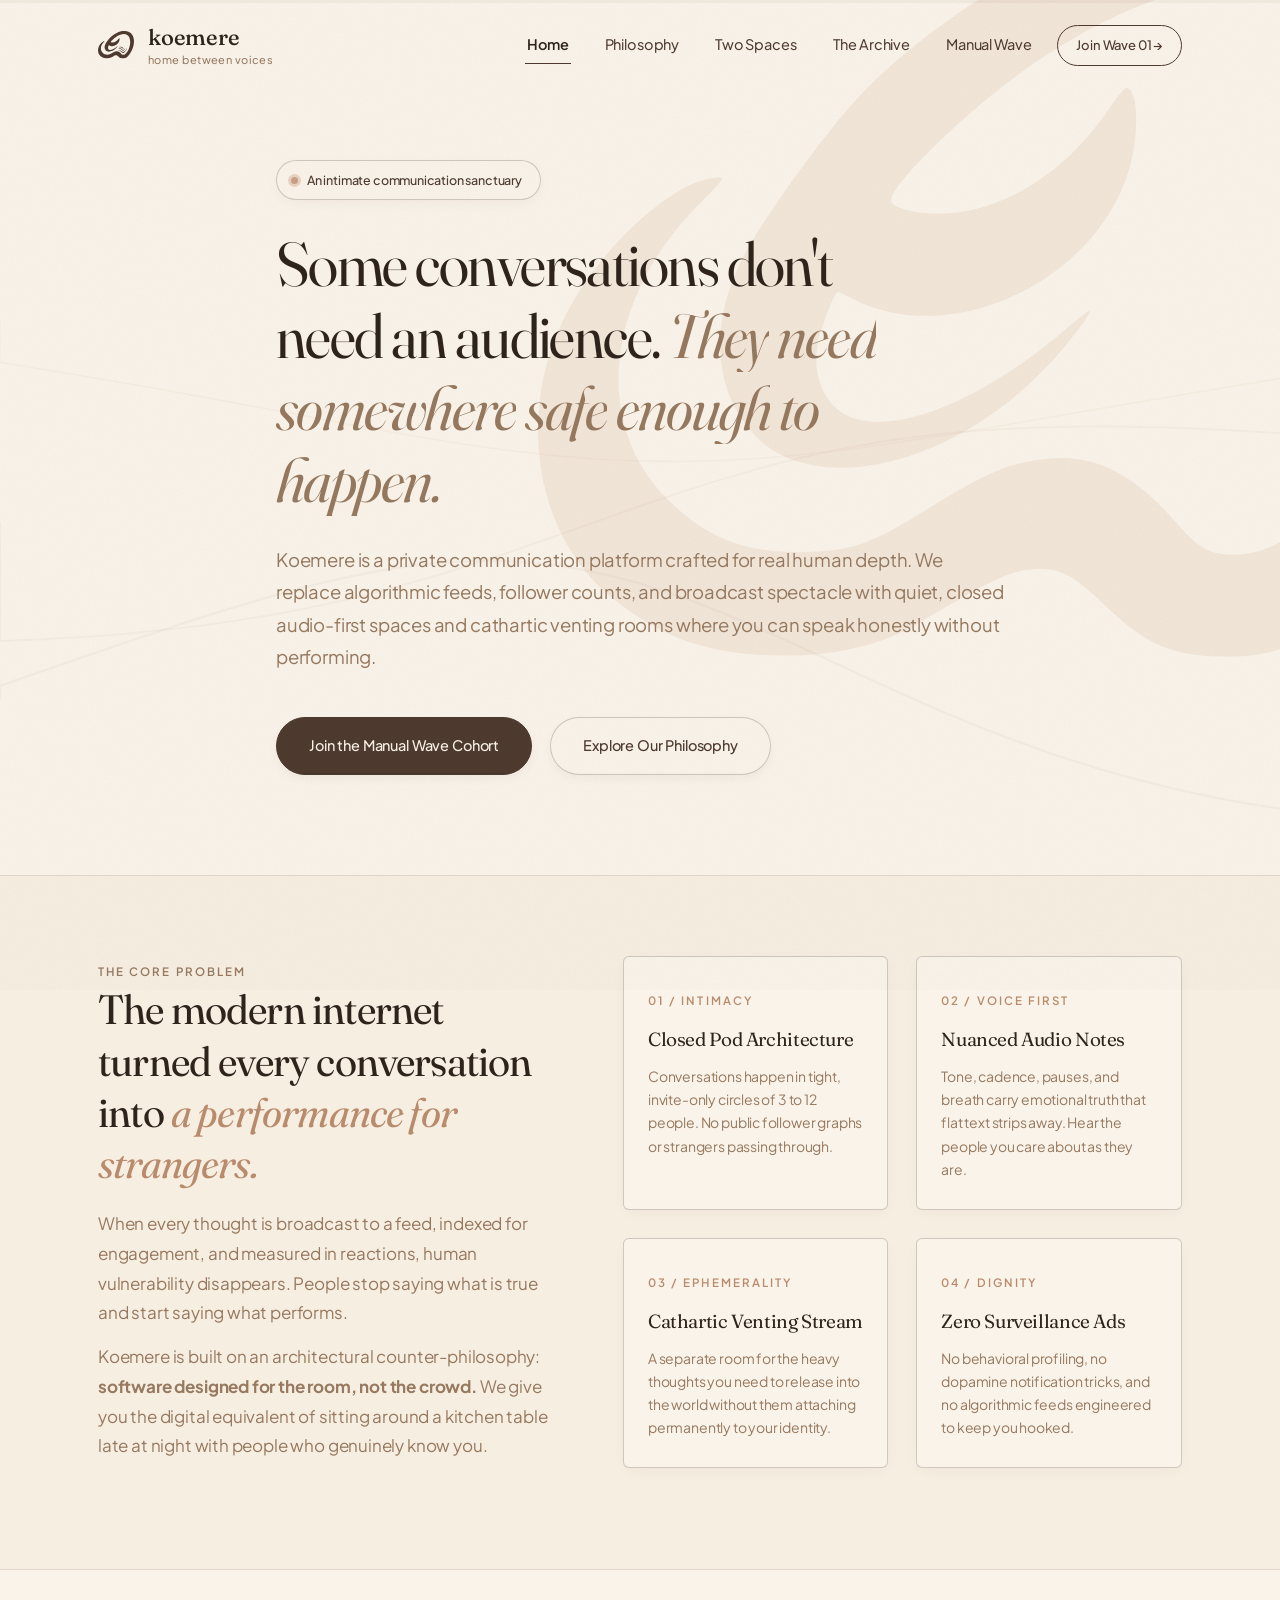
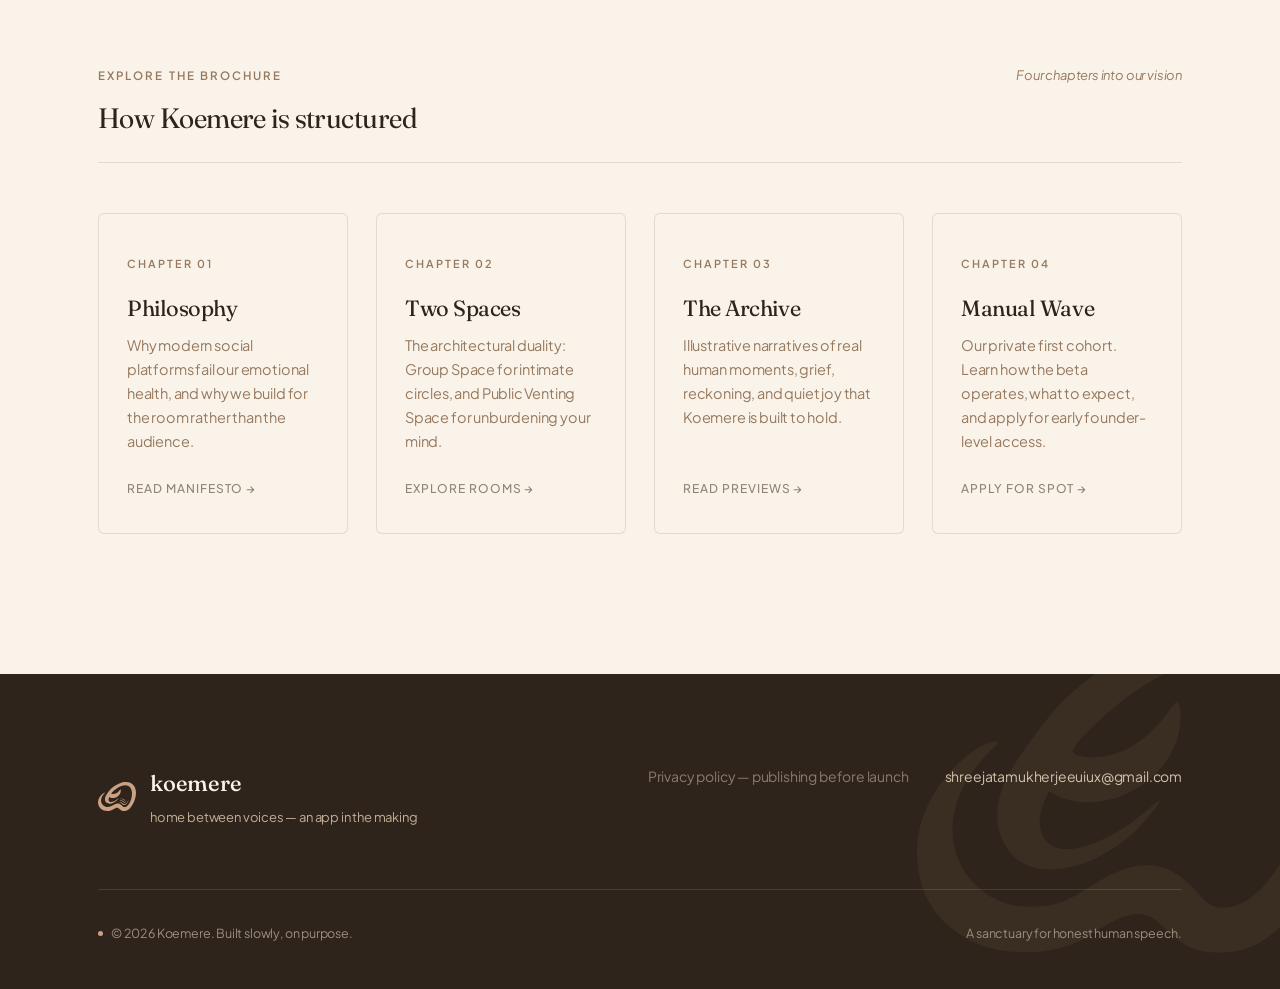
<file: site/index.html>
<!DOCTYPE html>
<html lang="en">
<head>
<meta charset="UTF-8">
<meta name="viewport" content="width=device-width, initial-scale=1.0">
<meta name="description" content="Koemere is an intimate communication sanctuary built for authentic conversations between trusted friends and cathartic private venting — free from algorithms, vanity metrics, and crowds.">
<title>Koemere — Home Between Voices</title>
<link rel="preconnect" href="https://fonts.googleapis.com">
<link rel="preconnect" href="https://fonts.gstatic.com" crossorigin>
<link href="https://fonts.googleapis.com/css2?family=Fraunces:ital,opsz,wght@0,9..144,300..600;1,9..144,300..600&family=Plus+Jakarta+Sans:wght@300;400;500;600&display=swap" rel="stylesheet">
<link rel="icon" type="image/svg+xml" href="data:image/svg+xml,%3Csvg xmlns='http://www.w3.org/2000/svg' viewBox='0 0 385 294'%3E%3Cpath fill='%234E3A2E' d='M2825 3099 c-426 -54 -1070 -406 -1413 -774 -134 -144 -371 -474 -445 -620 -129 -257 -108 -519 54 -684 232 -236 757 -113 1115 262 79 81 181 214 172 222 -3 3 -40 -26 -84 -63 -331 -286 -674 -423 -850 -341 -90 43 -137 155 -115 277 10 57 66 202 78 202 2 0 30 -14 63 -30 371 -187 914 61 1054 481 46 136 45 321 -1 336 -6 2 -35 -31 -64 -74 -174 -259 -425 -414 -669 -412 -84 0 -169 22 -177 45 -19 59 339 399 597 566 925 601 1615 218 1465 -814 -89 -612 -420 -1114 -735 -1113 -97 1 -139 22 -217 112 -204 237 -375 302 -628 237 -77 -20 -179 -71 -334 -168 -226 -143 -307 -170 -506 -171 -215 0 -357 57 -506 205 -294 292 -238 781 130 1145 45 44 81 84 81 89 0 18 -95 -5 -149 -35 -161 -91 -334 -272 -438 -459 -214 -385 -142 -875 164 -1122 196 -158 384 -222 658 -222 208 0 381 41 520 123 309 184 369 211 470 211 86 0 134 -26 245 -133 162 -155 255 -198 446 -205 315 -11 548 146 807 543 469 721 552 1518 209 2022 -189 278 -568 416 -997 362z' transform='translate(-18,311) scale(0.1,-0.1)'/%3E%3C/svg%3E">
<link rel="stylesheet" href="assets/style.css">

<svg width="0" height="0" style="position:absolute" aria-hidden="true">
  <defs>
    <symbol id="mark-full" viewBox="0 0 385.170327 293.858106">
      <g transform="translate(-18.022020,311.022286) scale(0.1,-0.1)">
        <path d="M2825 3099 c-426 -54 -1070 -406 -1413 -774 -134 -144 -371 -474
        -445 -620 -129 -257 -108 -519 54 -684 232 -236 757 -113 1115 262 79 81 181
        214 172 222 -3 3 -40 -26 -84 -63 -331 -286 -674 -423 -850 -341 -90 43 -137
        155 -115 277 10 57 66 202 78 202 2 0 30 -14 63 -30 371 -187 914 61 1054 481
        46 136 45 321 -1 336 -6 2 -35 -31 -64 -74 -174 -259 -425 -414 -669 -412 -84
        0 -169 22 -177 45 -19 59 339 399 597 566 925 601 1615 218 1465 -814 -89
        -612 -420 -1114 -735 -1113 -97 1 -139 22 -217 112 -204 237 -375 302 -628
        237 -77 -20 -179 -71 -334 -168 -226 -143 -307 -170 -506 -171 -215 0 -357 57
        -506 205 -294 292 -238 781 130 1145 45 44 81 84 81 89 0 18 -95 -5 -149 -35
        -161 -91 -334 -272 -438 -459 -214 -385 -142 -875 164 -1122 196 -158 384
        -222 658 -222 208 0 381 41 520 123 309 184 369 211 470 211 86 0 134 -26 245
        -133 162 -155 255 -198 446 -205 315 -11 548 146 807 543 469 721 552 1518
        209 2022 -189 278 -568 416 -997 362z"/>
        <path d="M2453 1401 c-55 -26 -56 -42 -3 -29 98 25 294 -39 376 -123 43 -44
        63 -48 90 -18 19 21 19 22 -31 66 -89 79 -178 115 -293 120 -81 3 -104 1 -139
        -16z"/>
        <path d="M2407 1246 c-38 -14 -71 -36 -64 -43 3 -2 26 1 52 7 103 23 224 -25
        346 -137 69 -64 84 -73 117 -73 85 0 202 114 237 230 5 18 -8 8 -50 -38 -111
        -122 -170 -132 -271 -49 -126 105 -261 143 -367 103z"/>
        <path d="M3227 1190 c-98 -181 -243 -313 -355 -327 -61 -7 -95 8 -182 83 -116
        98 -253 149 -354 130 -43 -8 -48 -26 -8 -26 96 0 195 -52 312 -165 128 -122
        202 -143 315 -90 99 47 251 235 304 378 40 109 23 118 -32 17z"/>
      </g>
    </symbol>
    <symbol id="mark-contour" viewBox="0 0 385.170327 293.858106">
      <g transform="translate(-18.022020,311.022286) scale(0.1,-0.1)">
        <path d="M2825 3099 c-426 -54 -1070 -406 -1413 -774 -134 -144 -371 -474
        -445 -620 -129 -257 -108 -519 54 -684 232 -236 757 -113 1115 262 79 81 181
        214 172 222 -3 3 -40 -26 -84 -63 -331 -286 -674 -423 -850 -341 -90 43 -137
        155 -115 277 10 57 66 202 78 202 2 0 30 -14 63 -30 371 -187 914 61 1054 481
        46 136 45 321 -1 336 -6 2 -35 -31 -64 -74 -174 -259 -425 -414 -669 -412 -84
        0 -169 22 -177 45 -19 59 339 399 597 566 925 601 1615 218 1465 -814 -89
        -612 -420 -1114 -735 -1113 -97 1 -139 22 -217 112 -204 237 -375 302 -628
        237 -77 -20 -179 -71 -334 -168 -226 -143 -307 -170 -506 -171 -215 0 -357 57
        -506 205 -294 292 -238 781 130 1145 45 44 81 84 81 89 0 18 -95 -5 -149 -35
        -161 -91 -334 -272 -438 -459 -214 -385 -142 -875 164 -1122 196 -158 384
        -222 658 -222 208 0 381 41 520 123 309 184 369 211 470 211 86 0 134 -26 245
        -133 162 -155 255 -198 446 -205 315 -11 548 146 807 543 469 721 552 1518
        209 2022 -189 278 -568 416 -997 362z"/>
      </g>
    </symbol>
    <symbol id="wave-motif" viewBox="203 160 108 82">
      <g transform="translate(-18.022020,311.022286) scale(0.1,-0.1)">
        <path d="M2453 1401 c-55 -26 -56 -42 -3 -29 98 25 294 -39 376 -123 43 -44
        63 -48 90 -18 19 21 19 22 -31 66 -89 79 -178 115 -293 120 -81 3 -104 1 -139
        -16z"/>
        <path d="M2407 1246 c-38 -14 -71 -36 -64 -43 3 -2 26 1 52 7 103 23 224 -25
        346 -137 69 -64 84 -73 117 -73 85 0 202 114 237 230 5 18 -8 8 -50 -38 -111
        -122 -170 -132 -271 -49 -126 105 -261 143 -367 103z"/>
        <path d="M3227 1190 c-98 -181 -243 -313 -355 -327 -61 -7 -95 8 -182 83 -116
        98 -253 149 -354 130 -43 -8 -48 -26 -8 -26 96 0 195 -52 312 -165 128 -122
        202 -143 315 -90 99 47 251 235 304 378 40 109 23 118 -32 17z"/>
      </g>
    </symbol>
    <filter id="grain">
      <feTurbulence type="fractalNoise" baseFrequency="0.85" numOctaves="2" stitchTiles="stitch" result="noise"/>
      <feColorMatrix in="noise" type="matrix" values="0 0 0 0 0  0 0 0 0 0  0 0 0 0 0  0 0 0 0.02 0"/>
    </filter>
  </defs>
</svg>
</head>
<body>

<div class="scroll-progress-container">
  <div class="scroll-progress-bar"></div>
</div>

<div class="grain"></div>

<header>
  <div class="wrap nav-row">
    <a class="brand" href="index.html" aria-label="Koemere homepage">
      <svg class="mark" viewBox="0 0 385.170327 293.858106" aria-hidden="true"><use href="#mark-full" fill="currentColor"/></svg>
      <span class="brand-text">
        <span class="brand-name">koemere</span>
        <span class="brand-tag">home between voices</span>
      </span>
    </a>

    <div class="nav-actions">
      <nav class="main-nav" aria-label="Primary Navigation">
        <ul>
          <li><a href="index.html" class="active" aria-current="page">Home</a></li>
          <li><a href="philosophy.html">Philosophy</a></li>
          <li><a href="spaces.html">Two Spaces</a></li>
          <li><a href="archive.html">The Archive</a></li>
          <li><a href="manual-wave.html">Manual Wave</a></li>
        </ul>
      </nav>

      <a class="nav-cta" href="manual-wave.html">Join Wave 01 &rarr;</a>

      <button class="mobile-nav-toggle" type="button" aria-label="Toggle mobile menu" aria-expanded="false">
        <span class="burger-box">
          <span class="burger-line"></span>
          <span class="burger-line"></span>
          <span class="burger-line"></span>
        </span>
      </button>
    </div>
  </div>
</header>

<!-- Mobile Navigation Drawer -->
<div class="mobile-nav-drawer" aria-label="Mobile Navigation">
  <ul class="mobile-nav-links">
    <li><a href="index.html" class="active">Home</a></li>
    <li><a href="philosophy.html">Philosophy</a></li>
    <li><a href="spaces.html">Two Spaces</a></li>
    <li><a href="archive.html">The Archive</a></li>
    <li><a href="manual-wave.html">Manual Wave</a></li>
  </ul>
  <div class="mobile-drawer-footer">
    <span>koemere — home between voices</span>
    <span>shreejatamukherjeeuiux@gmail.com</span>
  </div>
</div>

<main>

  <!-- Hero Section -->
  <section class="hero">
    <div class="hero-watermark-wrap" aria-hidden="true">
      <svg class="hero-watermark" viewBox="0 0 385.170327 293.858106"><use href="#mark-contour" fill="currentColor"/></svg>
    </div>
    <div class="wrap">
      <div class="hero-content reveal in">
        <span class="badge"><span class="badge-dot"></span>An intimate communication sanctuary</span>
        <h1>Some conversations don't need an audience. <em>They need somewhere safe enough to happen.</em></h1>
        <p class="hero-sub">
          Koemere is a private communication platform crafted for real human depth. We replace algorithmic feeds, follower counts, and broadcast spectacle with quiet, closed audio-first spaces and cathartic venting rooms where you can speak honestly without performing.
        </p>
        <div class="cta-row">
          <a class="btn btn-solid" href="manual-wave.html"><span>Join the Manual Wave Cohort</span></a>
          <a class="btn btn-secondary" href="philosophy.html"><span>Explore Our Philosophy</span></a>
        </div>
      </div>
    </div>
  </section>

  <!-- Business Mission & Pillars Section -->
  <section class="mission-section">
    <div class="wrap">
      <div class="mission-grid">
        <div class="mission-lead reveal">
          <span class="label">The Core Problem</span>
          <h2>The modern internet turned every conversation into <em>a performance for strangers.</em></h2>
          <p>
            When every thought is broadcast to a feed, indexed for engagement, and measured in reactions, human vulnerability disappears. People stop saying what is true and start saying what performs.
          </p>
          <p style="margin-top:14px;">
            Koemere is built on an architectural counter-philosophy: <strong>software designed for the room, not the crowd.</strong> We give you the digital equivalent of sitting around a kitchen table late at night with people who genuinely know you.
          </p>
        </div>

        <div class="mission-pillars reveal delay-2">
          <div class="pillar-card">
            <span class="label">01 / Intimacy</span>
            <h4>Closed Pod Architecture</h4>
            <p>Conversations happen in tight, invite-only circles of 3 to 12 people. No public follower graphs or strangers passing through.</p>
          </div>

          <div class="pillar-card">
            <span class="label">02 / Voice First</span>
            <h4>Nuanced Audio Notes</h4>
            <p>Tone, cadence, pauses, and breath carry emotional truth that flat text strips away. Hear the people you care about as they are.</p>
          </div>

          <div class="pillar-card">
            <span class="label">03 / Ephemerality</span>
            <h4>Cathartic Venting Stream</h4>
            <p>A separate room for the heavy thoughts you need to release into the world without them attaching permanently to your identity.</p>
          </div>

          <div class="pillar-card">
            <span class="label">04 / Dignity</span>
            <h4>Zero Surveillance Ads</h4>
            <p>No behavioral profiling, no dopamine notification tricks, and no algorithmic feeds engineered to keep you hooked.</p>
          </div>
        </div>
      </div>
    </div>
  </section>

  <!-- Four Chapters Explore Grid -->
  <section class="explore">
    <div class="wrap">
      <div class="explore-head reveal">
        <div>
          <span class="label">Explore The Brochure</span>
          <h2 style="font-size:28px;color:var(--charcoal);margin-top:6px;">How Koemere is structured</h2>
        </div>
        <span style="font-size:13px;color:var(--taupe);font-style:italic;">Four chapters into our vision</span>
      </div>
      <div class="explore-grid">
        <a class="explore-card reveal delay-1" href="philosophy.html">
          <div>
            <span class="label">Chapter 01</span>
            <h3>Philosophy</h3>
            <p>Why modern social platforms fail our emotional health, and why we build for the room rather than the audience.</p>
          </div>
          <span class="explore-card-arrow">Read Manifesto &rarr;</span>
        </a>
        <a class="explore-card reveal delay-2" href="spaces.html">
          <div>
            <span class="label">Chapter 02</span>
            <h3>Two Spaces</h3>
            <p>The architectural duality: Group Space for intimate circles, and Public Venting Space for unburdening your mind.</p>
          </div>
          <span class="explore-card-arrow">Explore Rooms &rarr;</span>
        </a>
        <a class="explore-card reveal delay-3" href="archive.html">
          <div>
            <span class="label">Chapter 03</span>
            <h3>The Archive</h3>
            <p>Illustrative narratives of real human moments, grief, reckoning, and quiet joy that Koemere is built to hold.</p>
          </div>
          <span class="explore-card-arrow">Read Previews &rarr;</span>
        </a>
        <a class="explore-card reveal delay-4" href="manual-wave.html">
          <div>
            <span class="label">Chapter 04</span>
            <h3>Manual Wave</h3>
            <p>Our private first cohort. Learn how the beta operates, what to expect, and apply for early founder-level access.</p>
          </div>
          <span class="explore-card-arrow">Apply For Spot &rarr;</span>
        </a>
      </div>
    </div>
  </section>

</main>

<footer>
  <svg class="foot-watermark" viewBox="0 0 385.170327 293.858106" aria-hidden="true"><use href="#mark-contour" fill="currentColor"/></svg>
  <div class="wrap">
    <div class="foot-top">
      <div class="foot-brand">
        <svg class="mark" viewBox="0 0 385.170327 293.858106" aria-hidden="true"><use href="#mark-full" fill="currentColor"/></svg>
        <div>
          <div class="foot-brand-name">koemere</div>
          <div class="foot-tag">home between voices — an app in the making</div>
        </div>
      </div>
      <div class="foot-links">
        <span class="disabled">Privacy policy — publishing before launch</span>
        <a href="mailto:shreejatamukherjeeuiux@gmail.com">shreejatamukherjeeuiux@gmail.com</a>
      </div>
    </div>
    <div class="foot-bottom">
      <div class="foot-meta-tag">
        <span class="foot-meta-dot"></span>
        <span>© 2026 Koemere. Built slowly, on purpose.</span>
      </div>
      <span>A sanctuary for honest human speech.</span>
    </div>
  </div>
</footer>

<button class="back-to-top" type="button" aria-label="Back to top of page">
  <svg viewBox="0 0 24 24" fill="none" stroke="currentColor"><path d="M18 15l-6-6-6 6"/></svg>
</button>

<script src="assets/site.js" defer></script>
</body>
</html>
</file>
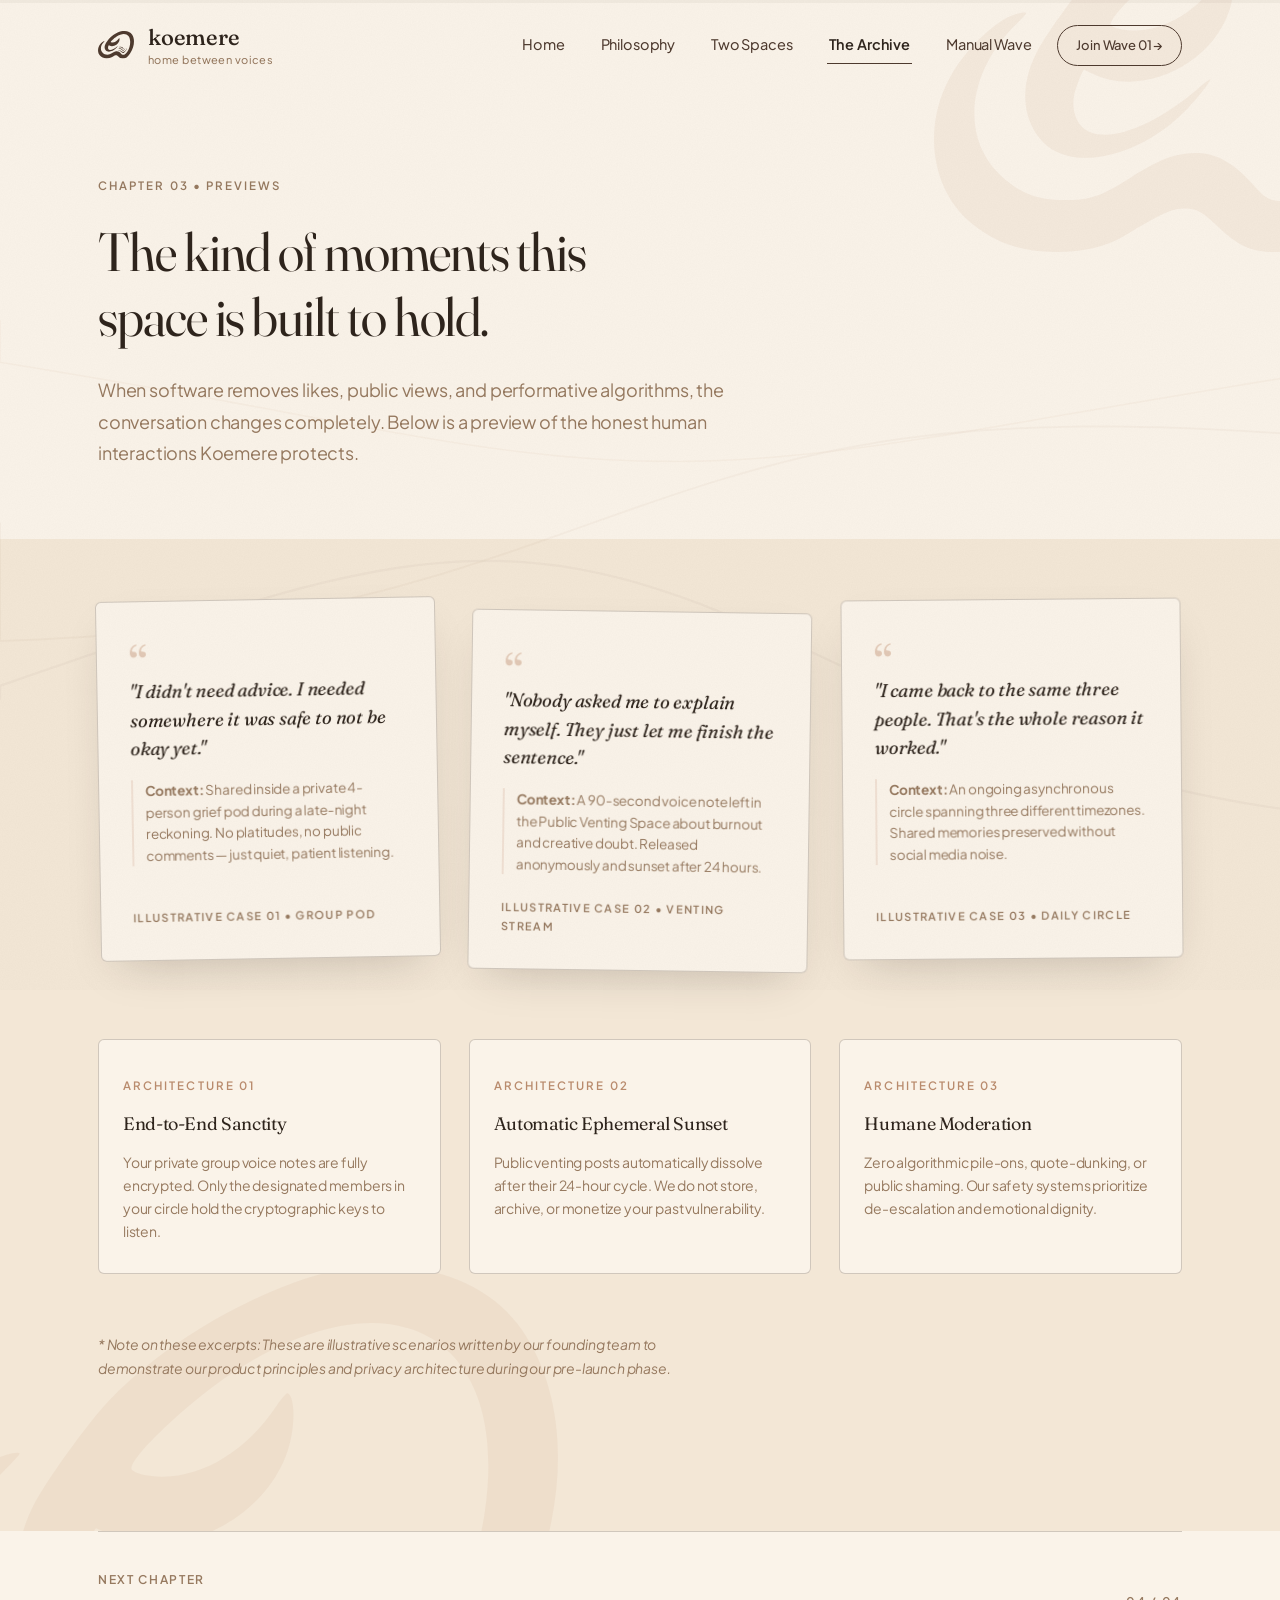
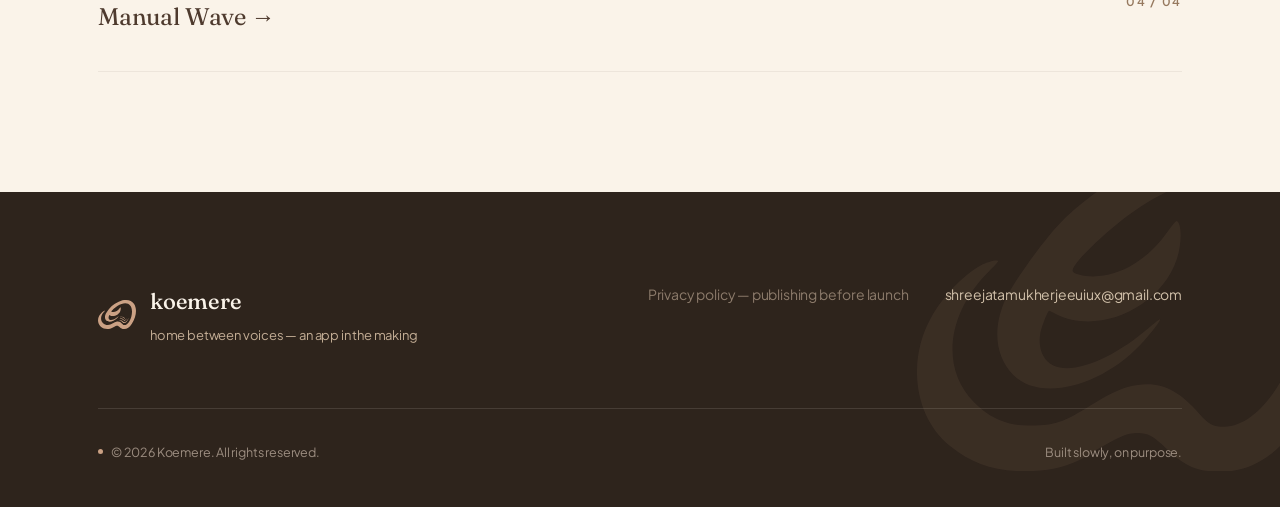
<file: site/archive.html>
<!DOCTYPE html>
<html lang="en">
<head>
<meta charset="UTF-8">
<meta name="viewport" content="width=device-width, initial-scale=1.0">
<meta name="description" content="The Archive — A preview of the emotional texture, vulnerable honesty, and human moments that Koemere is architected to hold.">
<title>The Archive — Koemere</title>
<link rel="preconnect" href="https://fonts.googleapis.com">
<link rel="preconnect" href="https://fonts.gstatic.com" crossorigin>
<link href="https://fonts.googleapis.com/css2?family=Fraunces:ital,opsz,wght@0,9..144,300..600;1,9..144,300..600&family=Plus+Jakarta+Sans:wght@300;400;500;600&display=swap" rel="stylesheet">
<link rel="icon" type="image/svg+xml" href="data:image/svg+xml,%3Csvg xmlns='http://www.w3.org/2000/svg' viewBox='0 0 385 294'%3E%3Cpath fill='%234E3A2E' d='M2825 3099 c-426 -54 -1070 -406 -1413 -774 -134 -144 -371 -474 -445 -620 -129 -257 -108 -519 54 -684 232 -236 757 -113 1115 262 79 81 181 214 172 222 -3 3 -40 -26 -84 -63 -331 -286 -674 -423 -850 -341 -90 43 -137 155 -115 277 10 57 66 202 78 202 2 0 30 -14 63 -30 371 -187 914 61 1054 481 46 136 45 321 -1 336 -6 2 -35 -31 -64 -74 -174 -259 -425 -414 -669 -412 -84 0 -169 22 -177 45 -19 59 339 399 597 566 925 601 1615 218 1465 -814 -89 -612 -420 -1114 -735 -1113 -97 1 -139 22 -217 112 -204 237 -375 302 -628 237 -77 -20 -179 -71 -334 -168 -226 -143 -307 -170 -506 -171 -215 0 -357 57 -506 205 -294 292 -238 781 130 1145 45 44 81 84 81 89 0 18 -95 -5 -149 -35 -161 -91 -334 -272 -438 -459 -214 -385 -142 -875 164 -1122 196 -158 384 -222 658 -222 208 0 381 41 520 123 309 184 369 211 470 211 86 0 134 -26 245 -133 162 -155 255 -198 446 -205 315 -11 548 146 807 543 469 721 552 1518 209 2022 -189 278 -568 416 -997 362z' transform='translate(-18,311) scale(0.1,-0.1)'/%3E%3C/svg%3E">
<link rel="stylesheet" href="assets/style.css">

<svg width="0" height="0" style="position:absolute" aria-hidden="true">
  <defs>
    <symbol id="mark-full" viewBox="0 0 385.170327 293.858106">
      <g transform="translate(-18.022020,311.022286) scale(0.1,-0.1)">
        <path d="M2825 3099 c-426 -54 -1070 -406 -1413 -774 -134 -144 -371 -474
        -445 -620 -129 -257 -108 -519 54 -684 232 -236 757 -113 1115 262 79 81 181
        214 172 222 -3 3 -40 -26 -84 -63 -331 -286 -674 -423 -850 -341 -90 43 -137
        155 -115 277 10 57 66 202 78 202 2 0 30 -14 63 -30 371 -187 914 61 1054 481
        46 136 45 321 -1 336 -6 2 -35 -31 -64 -74 -174 -259 -425 -414 -669 -412 -84
        0 -169 22 -177 45 -19 59 339 399 597 566 925 601 1615 218 1465 -814 -89
        -612 -420 -1114 -735 -1113 -97 1 -139 22 -217 112 -204 237 -375 302 -628
        237 -77 -20 -179 -71 -334 -168 -226 -143 -307 -170 -506 -171 -215 0 -357 57
        -506 205 -294 292 -238 781 130 1145 45 44 81 84 81 89 0 18 -95 -5 -149 -35
        -161 -91 -334 -272 -438 -459 -214 -385 -142 -875 164 -1122 196 -158 384
        -222 658 -222 208 0 381 41 520 123 309 184 369 211 470 211 86 0 134 -26 245
        -133 162 -155 255 -198 446 -205 315 -11 548 146 807 543 469 721 552 1518
        209 2022 -189 278 -568 416 -997 362z"/>
        <path d="M2453 1401 c-55 -26 -56 -42 -3 -29 98 25 294 -39 376 -123 43 -44
        63 -48 90 -18 19 21 19 22 -31 66 -89 79 -178 115 -293 120 -81 3 -104 1 -139
        -16z"/>
        <path d="M2407 1246 c-38 -14 -71 -36 -64 -43 3 -2 26 1 52 7 103 23 224 -25
        346 -137 69 -64 84 -73 117 -73 85 0 202 114 237 230 5 18 -8 8 -50 -38 -111
        -122 -170 -132 -271 -49 -126 105 -261 143 -367 103z"/>
        <path d="M3227 1190 c-98 -181 -243 -313 -355 -327 -61 -7 -95 8 -182 83 -116
        98 -253 149 -354 130 -43 -8 -48 -26 -8 -26 96 0 195 -52 312 -165 128 -122
        202 -143 315 -90 99 47 251 235 304 378 40 109 23 118 -32 17z"/>
      </g>
    </symbol>
    <symbol id="mark-contour" viewBox="0 0 385.170327 293.858106">
      <g transform="translate(-18.022020,311.022286) scale(0.1,-0.1)">
        <path d="M2825 3099 c-426 -54 -1070 -406 -1413 -774 -134 -144 -371 -474
        -445 -620 -129 -257 -108 -519 54 -684 232 -236 757 -113 1115 262 79 81 181
        214 172 222 -3 3 -40 -26 -84 -63 -331 -286 -674 -423 -850 -341 -90 43 -137
        155 -115 277 10 57 66 202 78 202 2 0 30 -14 63 -30 371 -187 914 61 1054 481
        46 136 45 321 -1 336 -6 2 -35 -31 -64 -74 -174 -259 -425 -414 -669 -412 -84
        0 -169 22 -177 45 -19 59 339 399 597 566 925 601 1615 218 1465 -814 -89
        -612 -420 -1114 -735 -1113 -97 1 -139 22 -217 112 -204 237 -375 302 -628
        237 -77 -20 -179 -71 -334 -168 -226 -143 -307 -170 -506 -171 -215 0 -357 57
        -506 205 -294 292 -238 781 130 1145 45 44 81 84 81 89 0 18 -95 -5 -149 -35
        -161 -91 -334 -272 -438 -459 -214 -385 -142 -875 164 -1122 196 -158 384
        -222 658 -222 208 0 381 41 520 123 309 184 369 211 470 211 86 0 134 -26 245
        -133 162 -155 255 -198 446 -205 315 -11 548 146 807 543 469 721 552 1518
        209 2022 -189 278 -568 416 -997 362z"/>
      </g>
    </symbol>
    <symbol id="wave-motif" viewBox="203 160 108 82">
      <g transform="translate(-18.022020,311.022286) scale(0.1,-0.1)">
        <path d="M2453 1401 c-55 -26 -56 -42 -3 -29 98 25 294 -39 376 -123 43 -44
        63 -48 90 -18 19 21 19 22 -31 66 -89 79 -178 115 -293 120 -81 3 -104 1 -139
        -16z"/>
        <path d="M2407 1246 c-38 -14 -71 -36 -64 -43 3 -2 26 1 52 7 103 23 224 -25
        346 -137 69 -64 84 -73 117 -73 85 0 202 114 237 230 5 18 -8 8 -50 -38 -111
        -122 -170 -132 -271 -49 -126 105 -261 143 -367 103z"/>
        <path d="M3227 1190 c-98 -181 -243 -313 -355 -327 -61 -7 -95 8 -182 83 -116
        98 -253 149 -354 130 -43 -8 -48 -26 -8 -26 96 0 195 -52 312 -165 128 -122
        202 -143 315 -90 99 47 251 235 304 378 40 109 23 118 -32 17z"/>
      </g>
    </symbol>
    <filter id="grain">
      <feTurbulence type="fractalNoise" baseFrequency="0.85" numOctaves="2" stitchTiles="stitch" result="noise"/>
      <feColorMatrix in="noise" type="matrix" values="0 0 0 0 0  0 0 0 0 0  0 0 0 0 0  0 0 0 0.02 0"/>
    </filter>
  </defs>
</svg>
</head>
<body>

<div class="scroll-progress-container">
  <div class="scroll-progress-bar"></div>
</div>

<div class="grain"></div>

<header>
  <div class="wrap nav-row">
    <a class="brand" href="index.html" aria-label="Koemere homepage">
      <svg class="mark" viewBox="0 0 385.170327 293.858106" aria-hidden="true"><use href="#mark-full" fill="currentColor"/></svg>
      <span class="brand-text">
        <span class="brand-name">koemere</span>
        <span class="brand-tag">home between voices</span>
      </span>
    </a>

    <div class="nav-actions">
      <nav class="main-nav" aria-label="Primary Navigation">
        <ul>
          <li><a href="index.html">Home</a></li>
          <li><a href="philosophy.html">Philosophy</a></li>
          <li><a href="spaces.html">Two Spaces</a></li>
          <li><a href="archive.html" class="active" aria-current="page">The Archive</a></li>
          <li><a href="manual-wave.html">Manual Wave</a></li>
        </ul>
      </nav>

      <a class="nav-cta" href="manual-wave.html">Join Wave 01 &rarr;</a>

      <button class="mobile-nav-toggle" type="button" aria-label="Toggle mobile menu" aria-expanded="false">
        <span class="burger-box">
          <span class="burger-line"></span>
          <span class="burger-line"></span>
          <span class="burger-line"></span>
        </span>
      </button>
    </div>
  </div>
</header>

<!-- Mobile Navigation Drawer -->
<div class="mobile-nav-drawer" aria-label="Mobile Navigation">
  <ul class="mobile-nav-links">
    <li><a href="index.html">Home</a></li>
    <li><a href="philosophy.html">Philosophy</a></li>
    <li><a href="spaces.html">Two Spaces</a></li>
    <li><a href="archive.html" class="active">The Archive</a></li>
    <li><a href="manual-wave.html">Manual Wave</a></li>
  </ul>
  <div class="mobile-drawer-footer">
    <span>koemere — home between voices</span>
    <span>shreejatamukherjeeuiux@gmail.com</span>
  </div>
</div>

<main>

  <section class="page-intro">
    <svg class="page-intro-watermark" viewBox="0 0 385.170327 293.858106" aria-hidden="true"><use href="#mark-contour" fill="currentColor"/></svg>
    <div class="wrap">
      <span class="label reveal in">Chapter 03 &bull; Previews</span>
      <h1 class="reveal in">The kind of moments this space is built to hold.</h1>
      <p class="dek reveal in">
        When software removes likes, public views, and performative algorithms, the conversation changes completely. Below is a preview of the honest human interactions Koemere protects.
      </p>
    </div>
  </section>

  <section class="archive">
    <svg class="archive-watermark" viewBox="0 0 385.170327 293.858106" aria-hidden="true"><use href="#mark-contour" fill="currentColor"/></svg>
    <div class="wrap">
      
      <!-- Narrative Excerpts -->
      <div class="clippings">
        <div class="clip reveal delay-1">
          <div>
            <div class="clip-quote-mark" aria-hidden="true">&ldquo;</div>
            <p>"I didn't need advice. I needed somewhere it was safe to not be okay yet."</p>
            <div class="clip-context">
              <strong>Context:</strong> Shared inside a private 4-person grief pod during a late-night reckoning. No platitudes, no public comments — just quiet, patient listening.
            </div>
          </div>
          <span class="clip-tag">Illustrative Case 01 &bull; Group Pod</span>
        </div>

        <div class="clip reveal delay-2">
          <div>
            <div class="clip-quote-mark" aria-hidden="true">&ldquo;</div>
            <p>"Nobody asked me to explain myself. They just let me finish the sentence."</p>
            <div class="clip-context">
              <strong>Context:</strong> A 90-second voice note left in the Public Venting Space about burnout and creative doubt. Released anonymously and sunset after 24 hours.
            </div>
          </div>
          <span class="clip-tag">Illustrative Case 02 &bull; Venting Stream</span>
        </div>

        <div class="clip reveal delay-3">
          <div>
            <div class="clip-quote-mark" aria-hidden="true">&ldquo;</div>
            <p>"I came back to the same three people. That's the whole reason it worked."</p>
            <div class="clip-context">
              <strong>Context:</strong> An ongoing asynchronous circle spanning three different timezones. Shared memories preserved without social media noise.
            </div>
          </div>
          <span class="clip-tag">Illustrative Case 03 &bull; Daily Circle</span>
        </div>
      </div>

      <!-- Architectural Security Guarantees -->
      <div class="archive-specs reveal">
        <div class="spec-card">
          <span class="label">Architecture 01</span>
          <h4>End-to-End Sanctity</h4>
          <p>Your private group voice notes are fully encrypted. Only the designated members in your circle hold the cryptographic keys to listen.</p>
        </div>
        <div class="spec-card">
          <span class="label">Architecture 02</span>
          <h4>Automatic Ephemeral Sunset</h4>
          <p>Public venting posts automatically dissolve after their 24-hour cycle. We do not store, archive, or monetize your past vulnerability.</p>
        </div>
        <div class="spec-card">
          <span class="label">Architecture 03</span>
          <h4>Humane Moderation</h4>
          <p>Zero algorithmic pile-ons, quote-dunking, or public shaming. Our safety systems prioritize de-escalation and emotional dignity.</p>
        </div>
      </div>

      <p class="archive-disclaimer reveal">
        * Note on these excerpts: These are illustrative scenarios written by our founding team to demonstrate our product principles and privacy architecture during our pre-launch phase.
      </p>
    </div>
  </section>

  <section class="next-page">
    <div class="wrap">
      <a href="manual-wave.html" class="reveal">
        <span>
          <span class="np-label">Next Chapter</span><br>
          <span class="np-title">Manual Wave &rarr;</span>
        </span>
        <span class="np-label">04 / 04</span>
      </a>
    </div>
  </section>

</main>

<footer>
  <svg class="foot-watermark" viewBox="0 0 385.170327 293.858106" aria-hidden="true"><use href="#mark-contour" fill="currentColor"/></svg>
  <div class="wrap">
    <div class="foot-top">
      <div class="foot-brand">
        <svg class="mark" viewBox="0 0 385.170327 293.858106" aria-hidden="true"><use href="#mark-full" fill="currentColor"/></svg>
        <div>
          <div class="foot-brand-name">koemere</div>
          <div class="foot-tag">home between voices — an app in the making</div>
        </div>
      </div>
      <div class="foot-links">
        <span class="disabled">Privacy policy — publishing before launch</span>
        <a href="mailto:shreejatamukherjeeuiux@gmail.com">shreejatamukherjeeuiux@gmail.com</a>
      </div>
    </div>
    <div class="foot-bottom">
      <div class="foot-meta-tag">
        <span class="foot-meta-dot"></span>
        <span>© 2026 Koemere. All rights reserved.</span>
      </div>
      <span>Built slowly, on purpose.</span>
    </div>
  </div>
</footer>

<button class="back-to-top" type="button" aria-label="Back to top of page">
  <svg viewBox="0 0 24 24" fill="none" stroke="currentColor"><path d="M18 15l-6-6-6 6"/></svg>
</button>

<script src="assets/site.js" defer></script>
</body>
</html>
</file>
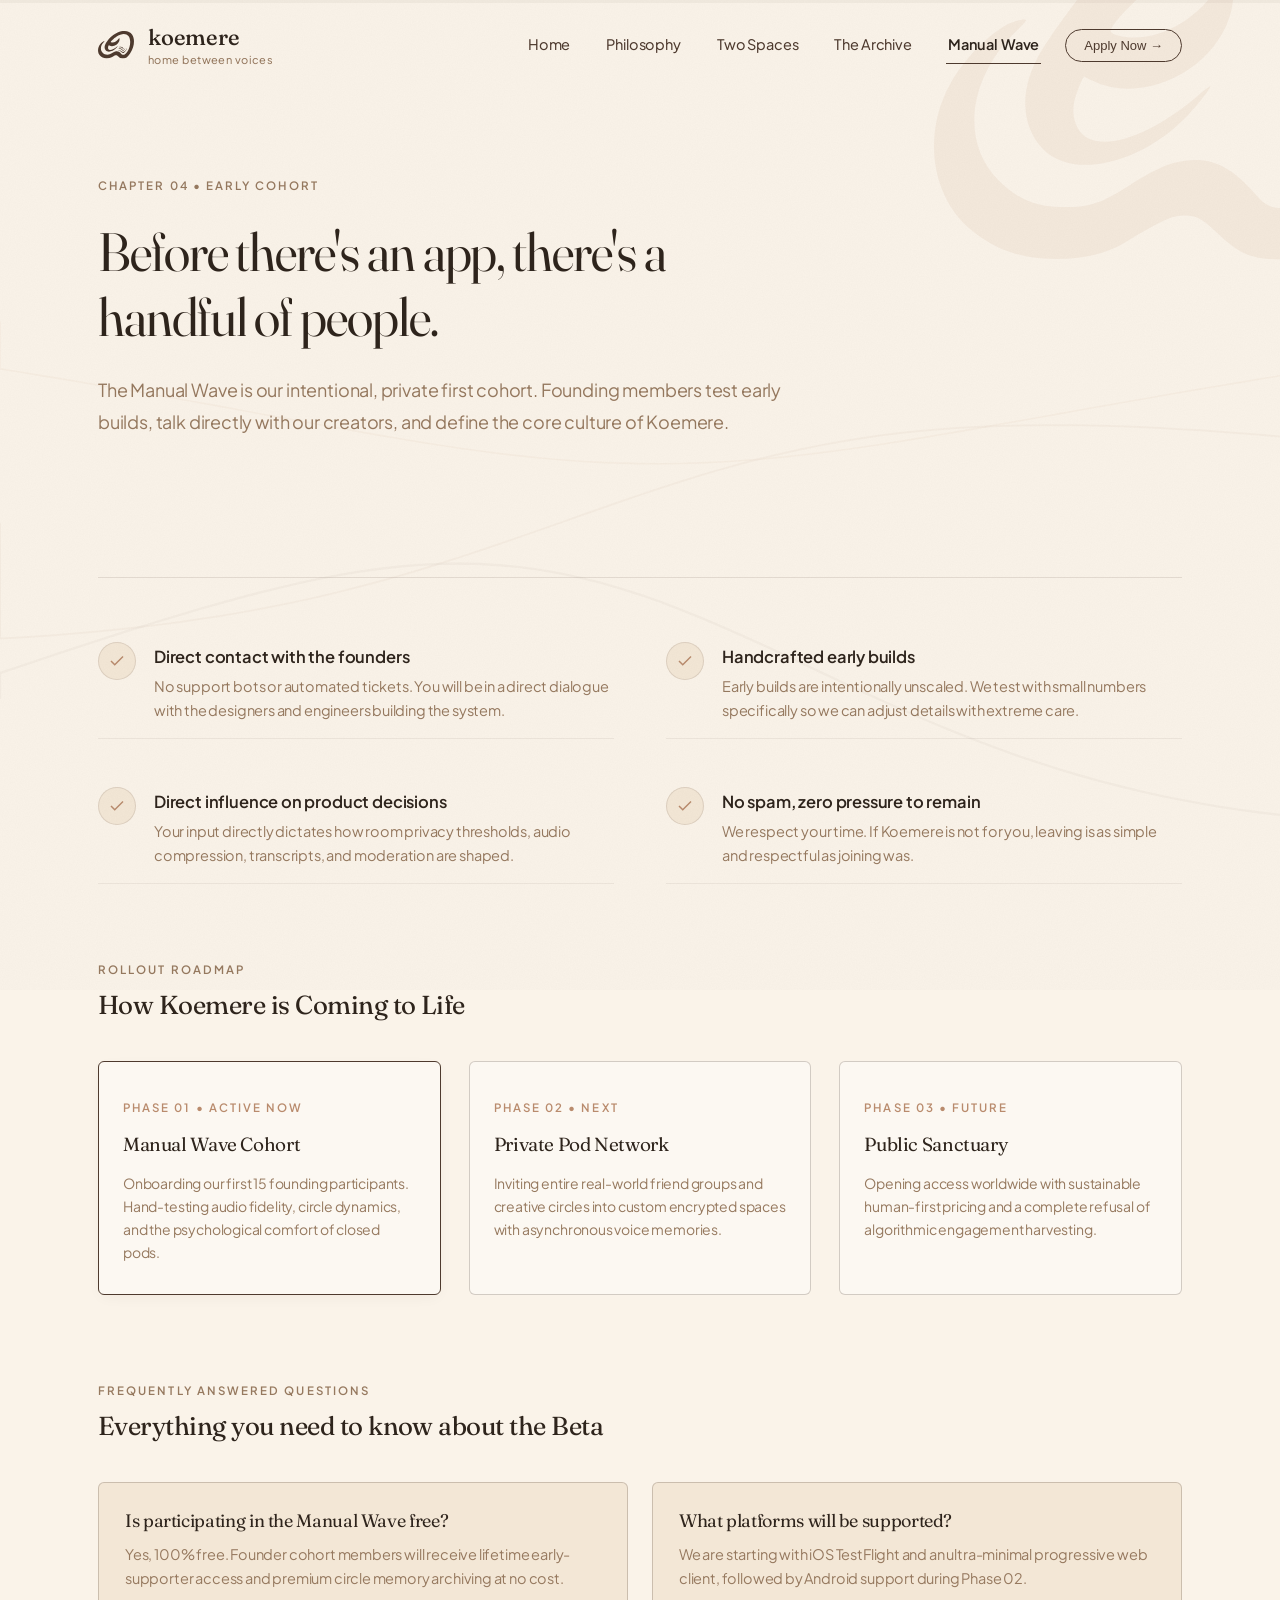
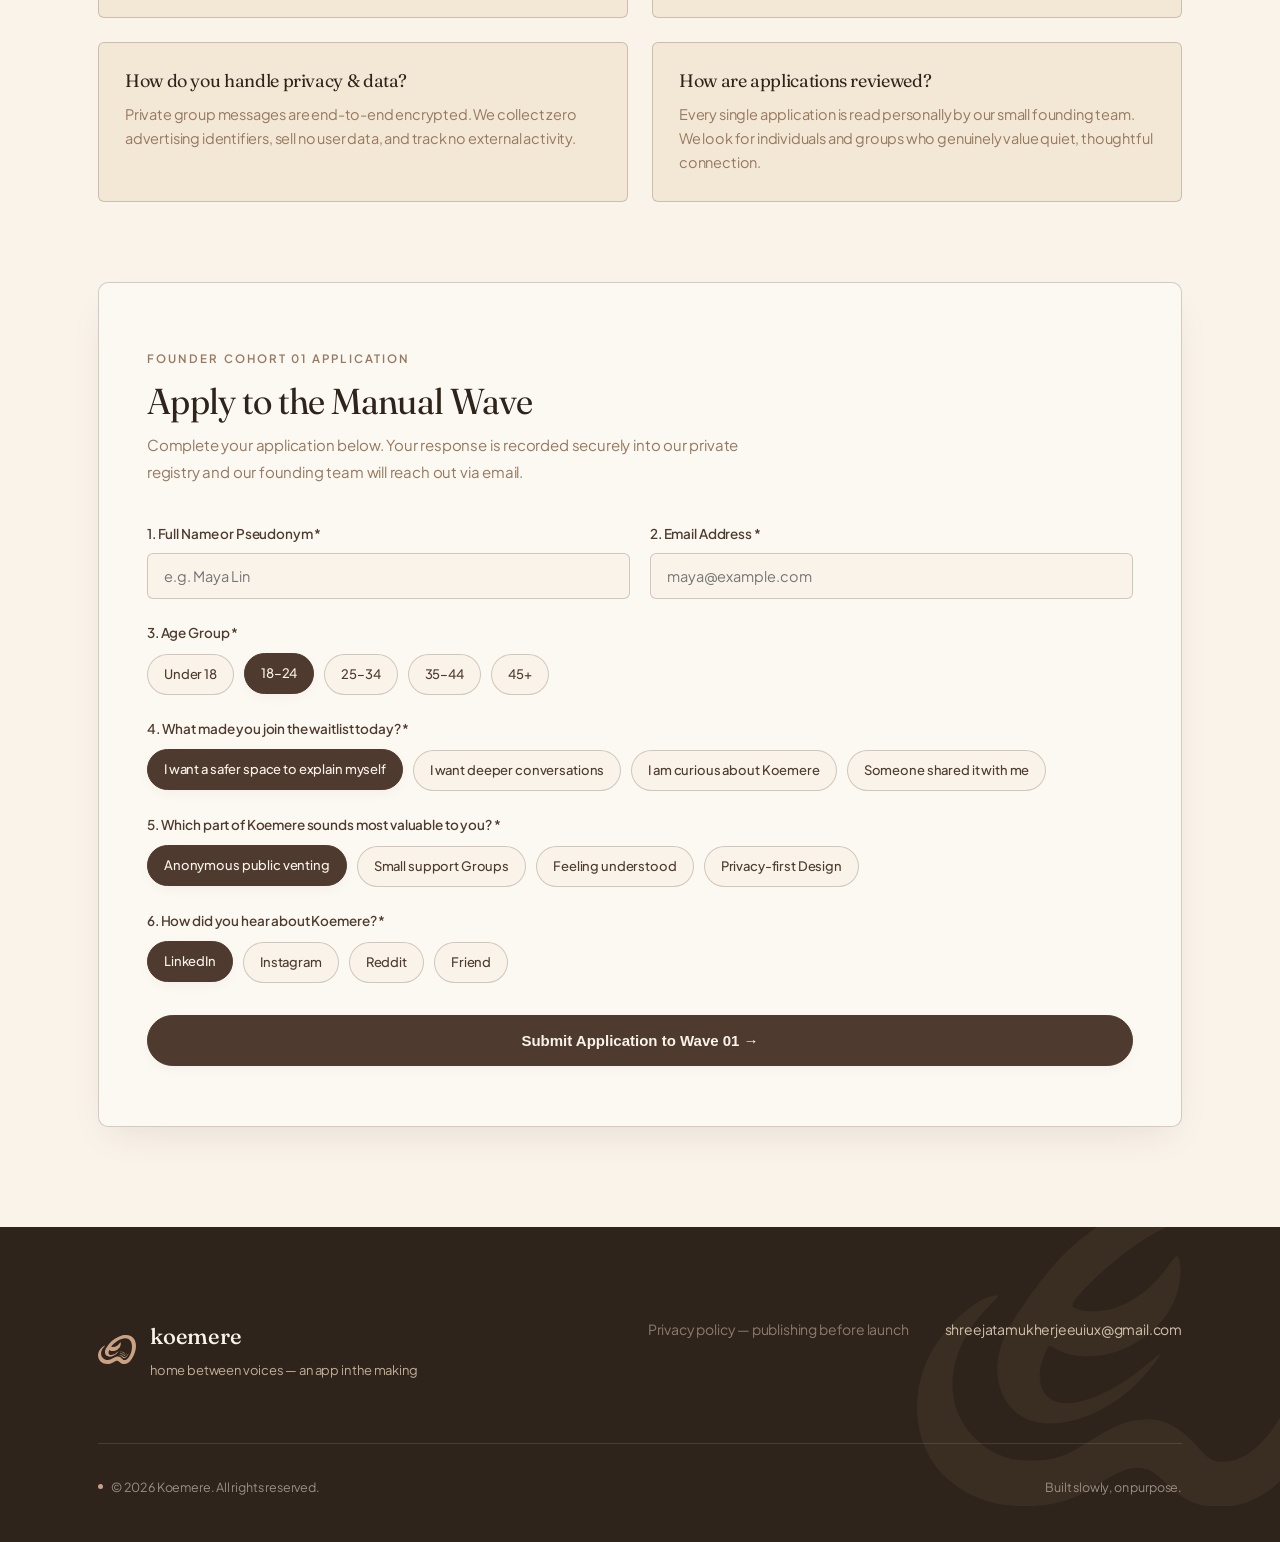
<file: site/manual-wave.html>
<!DOCTYPE html>
<html lang="en">
<head>
<meta charset="UTF-8">
<meta name="viewport" content="width=device-width, initial-scale=1.0">
<meta name="description" content="The Manual Wave — Apply for Founder Cohort 01 of Koemere. Direct access to our building team, private beta builds, and shaping the future of intimate communication.">
<title>Manual Wave — Koemere</title>
<link rel="preconnect" href="https://fonts.googleapis.com">
<link rel="preconnect" href="https://fonts.gstatic.com" crossorigin>
<link href="https://fonts.googleapis.com/css2?family=Fraunces:ital,opsz,wght@0,9..144,300..600;1,9..144,300..600&family=Plus+Jakarta+Sans:wght@300;400;500;600&display=swap" rel="stylesheet">
<link rel="icon" type="image/svg+xml" href="data:image/svg+xml,%3Csvg xmlns='http://www.w3.org/2000/svg' viewBox='0 0 385 294'%3E%3Cpath fill='%234E3A2E' d='M2825 3099 c-426 -54 -1070 -406 -1413 -774 -134 -144 -371 -474 -445 -620 -129 -257 -108 -519 54 -684 232 -236 757 -113 1115 262 79 81 181 214 172 222 -3 3 -40 -26 -84 -63 -331 -286 -674 -423 -850 -341 -90 43 -137 155 -115 277 10 57 66 202 78 202 2 0 30 -14 63 -30 371 -187 914 61 1054 481 46 136 45 321 -1 336 -6 2 -35 -31 -64 -74 -174 -259 -425 -414 -669 -412 -84 0 -169 22 -177 45 -19 59 339 399 597 566 925 601 1615 218 1465 -814 -89 -612 -420 -1114 -735 -1113 -97 1 -139 22 -217 112 -204 237 -375 302 -628 237 -77 -20 -179 -71 -334 -168 -226 -143 -307 -170 -506 -171 -215 0 -357 57 -506 205 -294 292 -238 781 130 1145 45 44 81 84 81 89 0 18 -95 -5 -149 -35 -161 -91 -334 -272 -438 -459 -214 -385 -142 -875 164 -1122 196 -158 384 -222 658 -222 208 0 381 41 520 123 309 184 369 211 470 211 86 0 134 -26 245 -133 162 -155 255 -198 446 -205 315 -11 548 146 807 543 469 721 552 1518 209 2022 -189 278 -568 416 -997 362z' transform='translate(-18,311) scale(0.1,-0.1)'/%3E%3C/svg%3E">
<link rel="stylesheet" href="assets/style.css">

<svg width="0" height="0" style="position:absolute" aria-hidden="true">
  <defs>
    <symbol id="mark-full" viewBox="0 0 385.170327 293.858106">
      <g transform="translate(-18.022020,311.022286) scale(0.1,-0.1)">
        <path d="M2825 3099 c-426 -54 -1070 -406 -1413 -774 -134 -144 -371 -474
        -445 -620 -129 -257 -108 -519 54 -684 232 -236 757 -113 1115 262 79 81 181
        214 172 222 -3 3 -40 -26 -84 -63 -331 -286 -674 -423 -850 -341 -90 43 -137
        155 -115 277 10 57 66 202 78 202 2 0 30 -14 63 -30 371 -187 914 61 1054 481
        46 136 45 321 -1 336 -6 2 -35 -31 -64 -74 -174 -259 -425 -414 -669 -412 -84
        0 -169 22 -177 45 -19 59 339 399 597 566 925 601 1615 218 1465 -814 -89
        -612 -420 -1114 -735 -1113 -97 1 -139 22 -217 112 -204 237 -375 302 -628
        237 -77 -20 -179 -71 -334 -168 -226 -143 -307 -170 -506 -171 -215 0 -357 57
        -506 205 -294 292 -238 781 130 1145 45 44 81 84 81 89 0 18 -95 -5 -149 -35
        -161 -91 -334 -272 -438 -459 -214 -385 -142 -875 164 -1122 196 -158 384
        -222 658 -222 208 0 381 41 520 123 309 184 369 211 470 211 86 0 134 -26 245
        -133 162 -155 255 -198 446 -205 315 -11 548 146 807 543 469 721 552 1518
        209 2022 -189 278 -568 416 -997 362z"/>
        <path d="M2453 1401 c-55 -26 -56 -42 -3 -29 98 25 294 -39 376 -123 43 -44
        63 -48 90 -18 19 21 19 22 -31 66 -89 79 -178 115 -293 120 -81 3 -104 1 -139
        -16z"/>
        <path d="M2407 1246 c-38 -14 -71 -36 -64 -43 3 -2 26 1 52 7 103 23 224 -25
        346 -137 69 -64 84 -73 117 -73 85 0 202 114 237 230 5 18 -8 8 -50 -38 -111
        -122 -170 -132 -271 -49 -126 105 -261 143 -367 103z"/>
        <path d="M3227 1190 c-98 -181 -243 -313 -355 -327 -61 -7 -95 8 -182 83 -116
        98 -253 149 -354 130 -43 -8 -48 -26 -8 -26 96 0 195 -52 312 -165 128 -122
        202 -143 315 -90 99 47 251 235 304 378 40 109 23 118 -32 17z"/>
      </g>
    </symbol>
    <symbol id="mark-contour" viewBox="0 0 385.170327 293.858106">
      <g transform="translate(-18.022020,311.022286) scale(0.1,-0.1)">
        <path d="M2825 3099 c-426 -54 -1070 -406 -1413 -774 -134 -144 -371 -474
        -445 -620 -129 -257 -108 -519 54 -684 232 -236 757 -113 1115 262 79 81 181
        214 172 222 -3 3 -40 -26 -84 -63 -331 -286 -674 -423 -850 -341 -90 43 -137
        155 -115 277 10 57 66 202 78 202 2 0 30 -14 63 -30 371 -187 914 61 1054 481
        46 136 45 321 -1 336 -6 2 -35 -31 -64 -74 -174 -259 -425 -414 -669 -412 -84
        0 -169 22 -177 45 -19 59 339 399 597 566 925 601 1615 218 1465 -814 -89
        -612 -420 -1114 -735 -1113 -97 1 -139 22 -217 112 -204 237 -375 302 -628
        237 -77 -20 -179 -71 -334 -168 -226 -143 -307 -170 -506 -171 -215 0 -357 57
        -506 205 -294 292 -238 781 130 1145 45 44 81 84 81 89 0 18 -95 -5 -149 -35
        -161 -91 -334 -272 -438 -459 -214 -385 -142 -875 164 -1122 196 -158 384
        -222 658 -222 208 0 381 41 520 123 309 184 369 211 470 211 86 0 134 -26 245
        -133 162 -155 255 -198 446 -205 315 -11 548 146 807 543 469 721 552 1518
        209 2022 -189 278 -568 416 -997 362z"/>
      </g>
    </symbol>
    <symbol id="wave-motif" viewBox="203 160 108 82">
      <g transform="translate(-18.022020,311.022286) scale(0.1,-0.1)">
        <path d="M2453 1401 c-55 -26 -56 -42 -3 -29 98 25 294 -39 376 -123 43 -44
        63 -48 90 -18 19 21 19 22 -31 66 -89 79 -178 115 -293 120 -81 3 -104 1 -139
        -16z"/>
        <path d="M2407 1246 c-38 -14 -71 -36 -64 -43 3 -2 26 1 52 7 103 23 224 -25
        346 -137 69 -64 84 -73 117 -73 85 0 202 114 237 230 5 18 -8 8 -50 -38 -111
        -122 -170 -132 -271 -49 -126 105 -261 143 -367 103z"/>
        <path d="M3227 1190 c-98 -181 -243 -313 -355 -327 -61 -7 -95 8 -182 83 -116
        98 -253 149 -354 130 -43 -8 -48 -26 -8 -26 96 0 195 -52 312 -165 128 -122
        202 -143 315 -90 99 47 251 235 304 378 40 109 23 118 -32 17z"/>
      </g>
    </symbol>
    <filter id="grain">
      <feTurbulence type="fractalNoise" baseFrequency="0.85" numOctaves="2" stitchTiles="stitch" result="noise"/>
      <feColorMatrix in="noise" type="matrix" values="0 0 0 0 0  0 0 0 0 0  0 0 0 0 0  0 0 0 0.02 0"/>
    </filter>
  </defs>
</svg>
</head>
<body>

<div class="scroll-progress-container">
  <div class="scroll-progress-bar"></div>
</div>

<div class="grain"></div>

<header>
  <div class="wrap nav-row">
    <a class="brand" href="index.html" aria-label="Koemere homepage">
      <svg class="mark" viewBox="0 0 385.170327 293.858106" aria-hidden="true"><use href="#mark-full" fill="currentColor"/></svg>
      <span class="brand-text">
        <span class="brand-name">koemere</span>
        <span class="brand-tag">home between voices</span>
      </span>
    </a>

    <div class="nav-actions">
      <nav class="main-nav" aria-label="Primary Navigation">
        <ul>
          <li><a href="index.html">Home</a></li>
          <li><a href="philosophy.html">Philosophy</a></li>
          <li><a href="spaces.html">Two Spaces</a></li>
          <li><a href="archive.html">The Archive</a></li>
          <li><a href="manual-wave.html" class="active" aria-current="page">Manual Wave</a></li>
        </ul>
      </nav>

      <button class="nav-cta" type="button" id="header-apply-trigger">Apply Now &rarr;</button>

      <button class="mobile-nav-toggle" type="button" aria-label="Toggle mobile menu" aria-expanded="false">
        <span class="burger-box">
          <span class="burger-line"></span>
          <span class="burger-line"></span>
          <span class="burger-line"></span>
        </span>
      </button>
    </div>
  </div>
</header>

<!-- Mobile Navigation Drawer -->
<div class="mobile-nav-drawer" aria-label="Mobile Navigation">
  <ul class="mobile-nav-links">
    <li><a href="index.html">Home</a></li>
    <li><a href="philosophy.html">Philosophy</a></li>
    <li><a href="spaces.html">Two Spaces</a></li>
    <li><a href="archive.html">The Archive</a></li>
    <li><a href="manual-wave.html" class="active">Manual Wave</a></li>
  </ul>
  <div class="mobile-drawer-footer">
    <span>koemere — home between voices</span>
    <span>shreejatamukherjeeuiux@gmail.com</span>
  </div>
</div>

<main>

  <section class="page-intro">
    <svg class="page-intro-watermark" viewBox="0 0 385.170327 293.858106" aria-hidden="true"><use href="#mark-contour" fill="currentColor"/></svg>
    <div class="wrap">
      <span class="label reveal in">Chapter 04 &bull; Early Cohort</span>
      <h1 class="reveal in">Before there's an app, there's a handful of people.</h1>
      <p class="dek reveal in">
        The Manual Wave is our intentional, private first cohort. Founding members test early builds, talk directly with our creators, and define the core culture of Koemere.
      </p>
    </div>
  </section>

  <section class="manualwave">
    <div class="wrap">
      
      <!-- Four Key Expectations -->
      <ul class="mw-expect">
        <li class="reveal delay-1">
          <div class="mw-expect-icon-wrap" aria-hidden="true">
            <svg viewBox="0 0 24 24" fill="none" stroke="currentColor" stroke-width="2"><path d="M20 6L9 17l-5-5"/></svg>
          </div>
          <span>
            <span class="mw-title">Direct contact with the founders</span>
            <span class="mw-body">No support bots or automated tickets. You will be in a direct dialogue with the designers and engineers building the system.</span>
          </span>
        </li>

        <li class="reveal delay-2">
          <div class="mw-expect-icon-wrap" aria-hidden="true">
            <svg viewBox="0 0 24 24" fill="none" stroke="currentColor" stroke-width="2"><path d="M20 6L9 17l-5-5"/></svg>
          </div>
          <span>
            <span class="mw-title">Handcrafted early builds</span>
            <span class="mw-body">Early builds are intentionally unscaled. We test with small numbers specifically so we can adjust details with extreme care.</span>
          </span>
        </li>

        <li class="reveal delay-3">
          <div class="mw-expect-icon-wrap" aria-hidden="true">
            <svg viewBox="0 0 24 24" fill="none" stroke="currentColor" stroke-width="2"><path d="M20 6L9 17l-5-5"/></svg>
          </div>
          <span>
            <span class="mw-title">Direct influence on product decisions</span>
            <span class="mw-body">Your input directly dictates how room privacy thresholds, audio compression, transcripts, and moderation are shaped.</span>
          </span>
        </li>

        <li class="reveal delay-4">
          <div class="mw-expect-icon-wrap" aria-hidden="true">
            <svg viewBox="0 0 24 24" fill="none" stroke="currentColor" stroke-width="2"><path d="M20 6L9 17l-5-5"/></svg>
          </div>
          <span>
            <span class="mw-title">No spam, zero pressure to remain</span>
            <span class="mw-body">We respect your time. If Koemere is not for you, leaving is as simple and respectful as joining was.</span>
          </span>
        </li>
      </ul>

      <!-- Roadmap Timeline -->
      <div class="timeline-section reveal">
        <span class="label">Rollout Roadmap</span>
        <h3>How Koemere is Coming to Life</h3>
        <div class="timeline-grid">
          <div class="timeline-card active">
            <span class="label">Phase 01 &bull; Active Now</span>
            <h4>Manual Wave Cohort</h4>
            <p>Onboarding our first 15 founding participants. Hand-testing audio fidelity, circle dynamics, and the psychological comfort of closed pods.</p>
          </div>
          <div class="timeline-card">
            <span class="label">Phase 02 &bull; Next</span>
            <h4>Private Pod Network</h4>
            <p>Inviting entire real-world friend groups and creative circles into custom encrypted spaces with asynchronous voice memories.</p>
          </div>
          <div class="timeline-card">
            <span class="label">Phase 03 &bull; Future</span>
            <h4>Public Sanctuary</h4>
            <p>Opening access worldwide with sustainable human-first pricing and a complete refusal of algorithmic engagement harvesting.</p>
          </div>
        </div>
      </div>

      <!-- FAQ Section -->
      <div class="faq-section reveal">
        <span class="label">Frequently Answered Questions</span>
        <h3>Everything you need to know about the Beta</h3>
        <div class="faq-grid">
          <div class="faq-item">
            <h4>Is participating in the Manual Wave free?</h4>
            <p>Yes, 100% free. Founder cohort members will receive lifetime early-supporter access and premium circle memory archiving at no cost.</p>
          </div>
          <div class="faq-item">
            <h4>What platforms will be supported?</h4>
            <p>We are starting with iOS TestFlight and an ultra-minimal progressive web client, followed by Android support during Phase 02.</p>
          </div>
          <div class="faq-item">
            <h4>How do you handle privacy & data?</h4>
            <p>Private group messages are end-to-end encrypted. We collect zero advertising identifiers, sell no user data, and track no external activity.</p>
          </div>
          <div class="faq-item">
            <h4>How are applications reviewed?</h4>
            <p>Every single application is read personally by our small founding team. We look for individuals and groups who genuinely value quiet, thoughtful connection.</p>
          </div>
        </div>
      </div>

      <!-- Integrated On-Page Application Form Panel (Syncs to Google Form) -->
      <div class="fw-panel reveal" id="apply-section">
        <svg class="wave-icon" viewBox="203 160 108 82" aria-hidden="true"><use href="#wave-motif" fill="currentColor"/></svg>
        
        <div class="fw-panel-header">
          <span class="label">Founder Cohort 01 Application</span>
          <h2>Apply to the Manual Wave</h2>
          <p>Complete your application below. Your response is recorded securely into our private registry and our founding team will reach out via email.</p>
        </div>

        <form class="app-form inline-app-form" id="page-app-form">
          <div class="form-grid-2">
            <div class="form-group">
              <label for="p-name">1. Full Name or Pseudonym *</label>
              <input type="text" id="p-name" name="entry.795426311" required placeholder="e.g. Maya Lin" autocomplete="name">
            </div>

            <div class="form-group">
              <label for="p-email">2. Email Address *</label>
              <input type="email" id="p-email" name="entry.1636699489" required placeholder="maya@example.com" autocomplete="email">
            </div>
          </div>

          <div class="form-group">
            <label>3. Age Group *</label>
            <div class="form-chip-group">
              <label class="form-chip-label">
                <input type="radio" name="entry.64478642" value="under 18">
                <span class="form-chip-text">Under 18</span>
              </label>
              <label class="form-chip-label">
                <input type="radio" name="entry.64478642" value="18-24" checked>
                <span class="form-chip-text">18–24</span>
              </label>
              <label class="form-chip-label">
                <input type="radio" name="entry.64478642" value="25-34">
                <span class="form-chip-text">25–34</span>
              </label>
              <label class="form-chip-label">
                <input type="radio" name="entry.64478642" value="35-44">
                <span class="form-chip-text">35–44</span>
              </label>
              <label class="form-chip-label">
                <input type="radio" name="entry.64478642" value="45+">
                <span class="form-chip-text">45+</span>
              </label>
            </div>
          </div>

          <div class="form-group">
            <label>4. What made you join the waitlist today? *</label>
            <div class="form-chip-group">
              <label class="form-chip-label">
                <input type="radio" name="entry.215633984" value="I want a safer space to explain myself." checked>
                <span class="form-chip-text">I want a safer space to explain myself</span>
              </label>
              <label class="form-chip-label">
                <input type="radio" name="entry.215633984" value="I want deeper conversations.">
                <span class="form-chip-text">I want deeper conversations</span>
              </label>
              <label class="form-chip-label">
                <input type="radio" name="entry.215633984" value="I am curious about Koemere">
                <span class="form-chip-text">I am curious about Koemere</span>
              </label>
              <label class="form-chip-label">
                <input type="radio" name="entry.215633984" value="Someone shared it with me.">
                <span class="form-chip-text">Someone shared it with me</span>
              </label>
            </div>
          </div>

          <div class="form-group">
            <label>5. Which part of Koemere sounds most valuable to you? *</label>
            <div class="form-chip-group">
              <label class="form-chip-label">
                <input type="radio" name="entry.536843190" value="Anonymous public venting" checked>
                <span class="form-chip-text">Anonymous public venting</span>
              </label>
              <label class="form-chip-label">
                <input type="radio" name="entry.536843190" value="Small support Groups">
                <span class="form-chip-text">Small support Groups</span>
              </label>
              <label class="form-chip-label">
                <input type="radio" name="entry.536843190" value="Feeling understood">
                <span class="form-chip-text">Feeling understood</span>
              </label>
              <label class="form-chip-label">
                <input type="radio" name="entry.536843190" value="Privacy-first Design">
                <span class="form-chip-text">Privacy-first Design</span>
              </label>
            </div>
          </div>

          <div class="form-group">
            <label>6. How did you hear about Koemere? *</label>
            <div class="form-chip-group">
              <label class="form-chip-label">
                <input type="radio" name="entry.1606538711" value="LinkedIn" checked>
                <span class="form-chip-text">LinkedIn</span>
              </label>
              <label class="form-chip-label">
                <input type="radio" name="entry.1606538711" value="Instagram">
                <span class="form-chip-text">Instagram</span>
              </label>
              <label class="form-chip-label">
                <input type="radio" name="entry.1606538711" value="Reddit">
                <span class="form-chip-text">Reddit</span>
              </label>
              <label class="form-chip-label">
                <input type="radio" name="entry.1606538711" value="Friend">
                <span class="form-chip-text">Friend</span>
              </label>
            </div>
          </div>

          <button type="submit" class="form-submit-btn">
            <span>Submit Application to Wave 01 &rarr;</span>
          </button>
        </form>

        <div class="form-success-card" id="page-form-success">
          <div class="success-stamp">
            <svg viewBox="0 0 24 24" fill="none" stroke="currentColor"><path d="M20 6L9 17l-5-5"/></svg>
          </div>
          <span class="label" style="color:var(--rose-deep);margin-bottom:8px;display:block;">Application Received</span>
          <h3>Welcome to Founder Cohort 01</h3>
          <p>Your responses have been recorded directly in our private registry and Google Form. Our founding team reads every application personally and will reach out via email.</p>
          <a class="btn btn-solid" href="index.html"><span>Explore Philosophy &rarr;</span></a>
        </div>

      </div>

    </div>
  </section>

</main>

<footer>
  <svg class="foot-watermark" viewBox="0 0 385.170327 293.858106" aria-hidden="true"><use href="#mark-contour" fill="currentColor"/></svg>
  <div class="wrap">
    <div class="foot-top">
      <div class="foot-brand">
        <svg class="mark" viewBox="0 0 385.170327 293.858106" aria-hidden="true"><use href="#mark-full" fill="currentColor"/></svg>
        <div>
          <div class="foot-brand-name">koemere</div>
          <div class="foot-tag">home between voices — an app in the making</div>
        </div>
      </div>
      <div class="foot-links">
        <span class="disabled">Privacy policy — publishing before launch</span>
        <a href="mailto:shreejatamukherjeeuiux@gmail.com">shreejatamukherjeeuiux@gmail.com</a>
      </div>
    </div>
    <div class="foot-bottom">
      <div class="foot-meta-tag">
        <span class="foot-meta-dot"></span>
        <span>© 2026 Koemere. All rights reserved.</span>
      </div>
      <span>Built slowly, on purpose.</span>
    </div>
  </div>
</footer>

<button class="back-to-top" type="button" aria-label="Back to top of page">
  <svg viewBox="0 0 24 24" fill="none" stroke="currentColor"><path d="M18 15l-6-6-6 6"/></svg>
</button>

<script src="assets/site.js" defer></script>
</body>
</html>
</file>
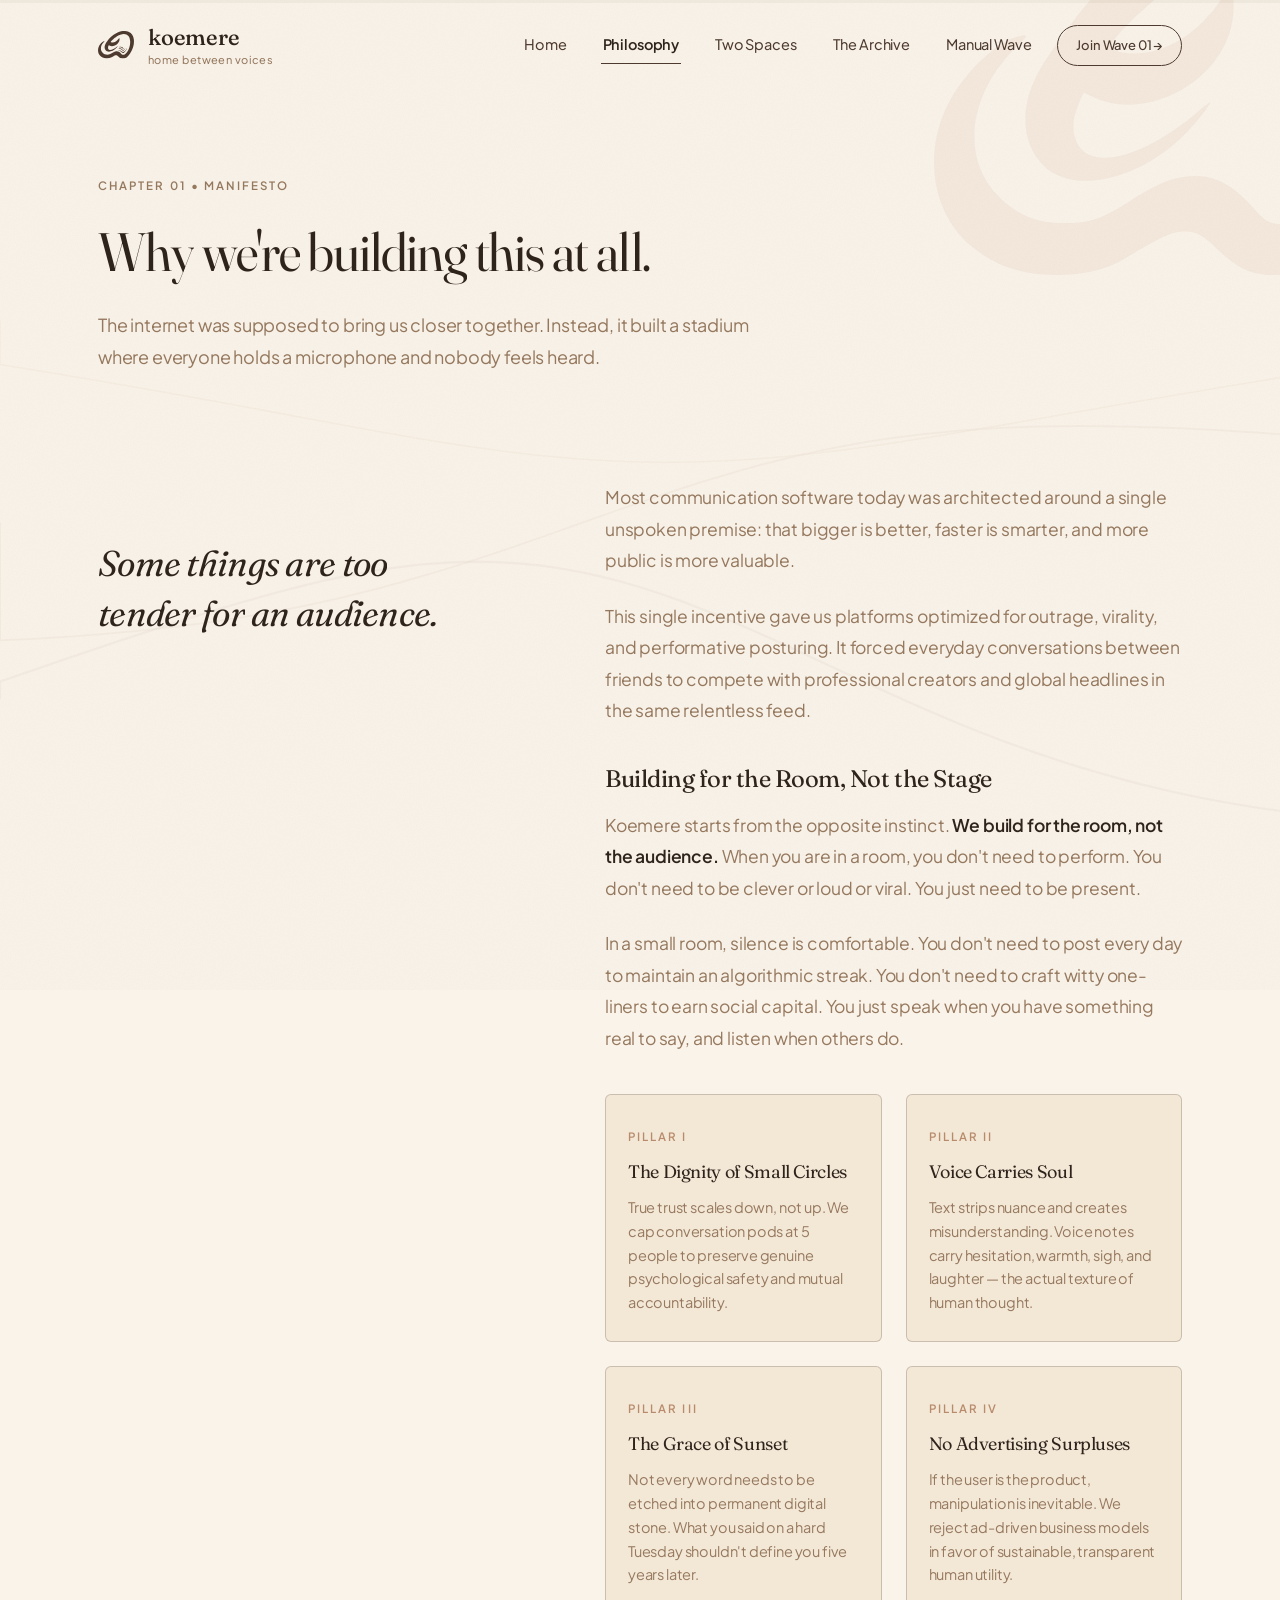
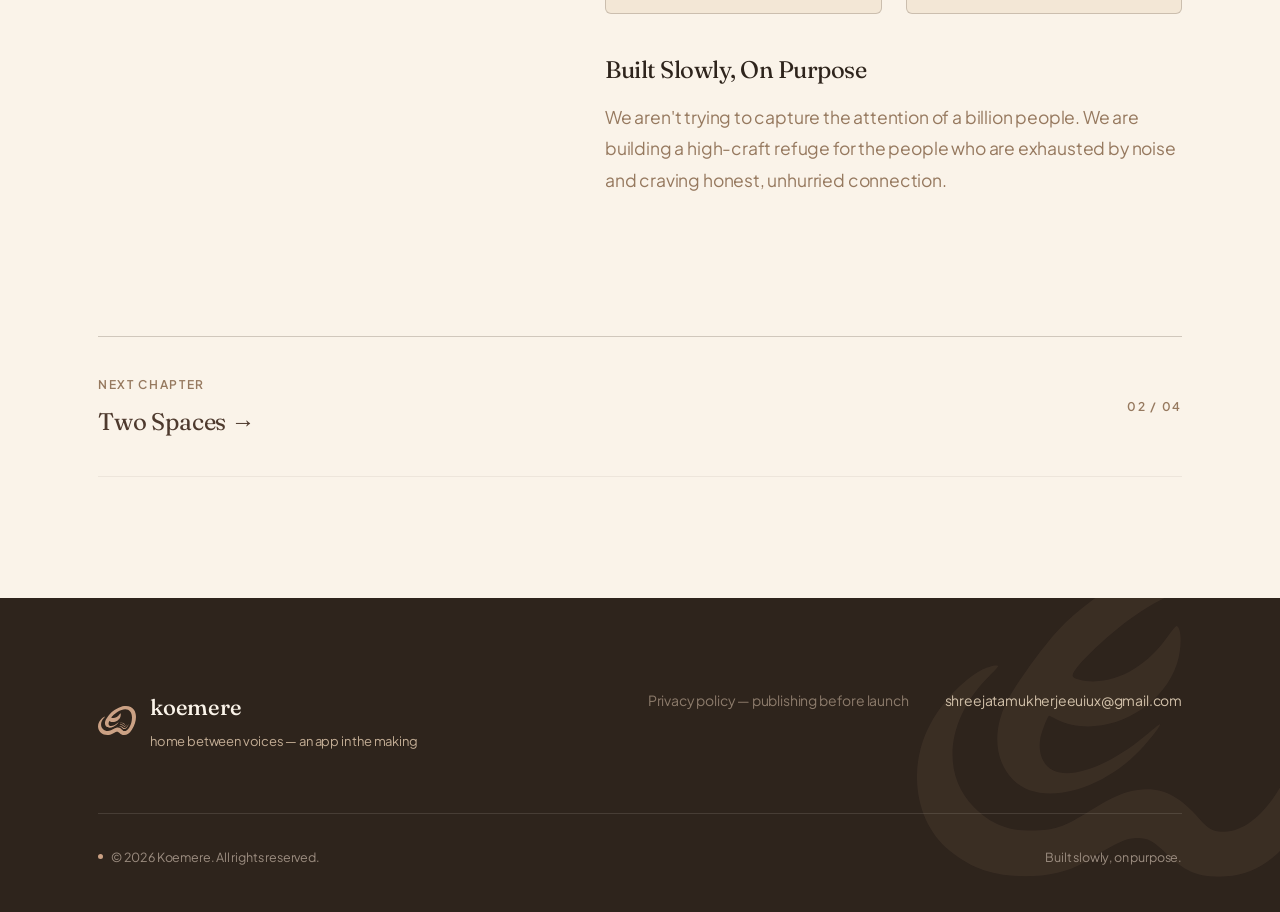
<file: site/philosophy.html>
<!DOCTYPE html>
<html lang="en">
<head>
<meta charset="UTF-8">
<meta name="viewport" content="width=device-width, initial-scale=1.0">
<meta name="description" content="Why we're building Koemere — software designed for the living room rather than the stage, honoring the dignity of honest human conversation.">
<title>Philosophy — Koemere</title>
<link rel="preconnect" href="https://fonts.googleapis.com">
<link rel="preconnect" href="https://fonts.gstatic.com" crossorigin>
<link href="https://fonts.googleapis.com/css2?family=Fraunces:ital,opsz,wght@0,9..144,300..600;1,9..144,300..600&family=Plus+Jakarta+Sans:wght@300;400;500;600&display=swap" rel="stylesheet">
<link rel="icon" type="image/svg+xml" href="data:image/svg+xml,%3Csvg xmlns='http://www.w3.org/2000/svg' viewBox='0 0 385 294'%3E%3Cpath fill='%234E3A2E' d='M2825 3099 c-426 -54 -1070 -406 -1413 -774 -134 -144 -371 -474 -445 -620 -129 -257 -108 -519 54 -684 232 -236 757 -113 1115 262 79 81 181 214 172 222 -3 3 -40 -26 -84 -63 -331 -286 -674 -423 -850 -341 -90 43 -137 155 -115 277 10 57 66 202 78 202 2 0 30 -14 63 -30 371 -187 914 61 1054 481 46 136 45 321 -1 336 -6 2 -35 -31 -64 -74 -174 -259 -425 -414 -669 -412 -84 0 -169 22 -177 45 -19 59 339 399 597 566 925 601 1615 218 1465 -814 -89 -612 -420 -1114 -735 -1113 -97 1 -139 22 -217 112 -204 237 -375 302 -628 237 -77 -20 -179 -71 -334 -168 -226 -143 -307 -170 -506 -171 -215 0 -357 57 -506 205 -294 292 -238 781 130 1145 45 44 81 84 81 89 0 18 -95 -5 -149 -35 -161 -91 -334 -272 -438 -459 -214 -385 -142 -875 164 -1122 196 -158 384 -222 658 -222 208 0 381 41 520 123 309 184 369 211 470 211 86 0 134 -26 245 -133 162 -155 255 -198 446 -205 315 -11 548 146 807 543 469 721 552 1518 209 2022 -189 278 -568 416 -997 362z' transform='translate(-18,311) scale(0.1,-0.1)'/%3E%3C/svg%3E">
<link rel="stylesheet" href="assets/style.css">

<svg width="0" height="0" style="position:absolute" aria-hidden="true">
  <defs>
    <symbol id="mark-full" viewBox="0 0 385.170327 293.858106">
      <g transform="translate(-18.022020,311.022286) scale(0.1,-0.1)">
        <path d="M2825 3099 c-426 -54 -1070 -406 -1413 -774 -134 -144 -371 -474
        -445 -620 -129 -257 -108 -519 54 -684 232 -236 757 -113 1115 262 79 81 181
        214 172 222 -3 3 -40 -26 -84 -63 -331 -286 -674 -423 -850 -341 -90 43 -137
        155 -115 277 10 57 66 202 78 202 2 0 30 -14 63 -30 371 -187 914 61 1054 481
        46 136 45 321 -1 336 -6 2 -35 -31 -64 -74 -174 -259 -425 -414 -669 -412 -84
        0 -169 22 -177 45 -19 59 339 399 597 566 925 601 1615 218 1465 -814 -89
        -612 -420 -1114 -735 -1113 -97 1 -139 22 -217 112 -204 237 -375 302 -628
        237 -77 -20 -179 -71 -334 -168 -226 -143 -307 -170 -506 -171 -215 0 -357 57
        -506 205 -294 292 -238 781 130 1145 45 44 81 84 81 89 0 18 -95 -5 -149 -35
        -161 -91 -334 -272 -438 -459 -214 -385 -142 -875 164 -1122 196 -158 384
        -222 658 -222 208 0 381 41 520 123 309 184 369 211 470 211 86 0 134 -26 245
        -133 162 -155 255 -198 446 -205 315 -11 548 146 807 543 469 721 552 1518
        209 2022 -189 278 -568 416 -997 362z"/>
        <path d="M2453 1401 c-55 -26 -56 -42 -3 -29 98 25 294 -39 376 -123 43 -44
        63 -48 90 -18 19 21 19 22 -31 66 -89 79 -178 115 -293 120 -81 3 -104 1 -139
        -16z"/>
        <path d="M2407 1246 c-38 -14 -71 -36 -64 -43 3 -2 26 1 52 7 103 23 224 -25
        346 -137 69 -64 84 -73 117 -73 85 0 202 114 237 230 5 18 -8 8 -50 -38 -111
        -122 -170 -132 -271 -49 -126 105 -261 143 -367 103z"/>
        <path d="M3227 1190 c-98 -181 -243 -313 -355 -327 -61 -7 -95 8 -182 83 -116
        98 -253 149 -354 130 -43 -8 -48 -26 -8 -26 96 0 195 -52 312 -165 128 -122
        202 -143 315 -90 99 47 251 235 304 378 40 109 23 118 -32 17z"/>
      </g>
    </symbol>
    <symbol id="mark-contour" viewBox="0 0 385.170327 293.858106">
      <g transform="translate(-18.022020,311.022286) scale(0.1,-0.1)">
        <path d="M2825 3099 c-426 -54 -1070 -406 -1413 -774 -134 -144 -371 -474
        -445 -620 -129 -257 -108 -519 54 -684 232 -236 757 -113 1115 262 79 81 181
        214 172 222 -3 3 -40 -26 -84 -63 -331 -286 -674 -423 -850 -341 -90 43 -137
        155 -115 277 10 57 66 202 78 202 2 0 30 -14 63 -30 371 -187 914 61 1054 481
        46 136 45 321 -1 336 -6 2 -35 -31 -64 -74 -174 -259 -425 -414 -669 -412 -84
        0 -169 22 -177 45 -19 59 339 399 597 566 925 601 1615 218 1465 -814 -89
        -612 -420 -1114 -735 -1113 -97 1 -139 22 -217 112 -204 237 -375 302 -628
        237 -77 -20 -179 -71 -334 -168 -226 -143 -307 -170 -506 -171 -215 0 -357 57
        -506 205 -294 292 -238 781 130 1145 45 44 81 84 81 89 0 18 -95 -5 -149 -35
        -161 -91 -334 -272 -438 -459 -214 -385 -142 -875 164 -1122 196 -158 384
        -222 658 -222 208 0 381 41 520 123 309 184 369 211 470 211 86 0 134 -26 245
        -133 162 -155 255 -198 446 -205 315 -11 548 146 807 543 469 721 552 1518
        209 2022 -189 278 -568 416 -997 362z"/>
      </g>
    </symbol>
    <symbol id="wave-motif" viewBox="203 160 108 82">
      <g transform="translate(-18.022020,311.022286) scale(0.1,-0.1)">
        <path d="M2453 1401 c-55 -26 -56 -42 -3 -29 98 25 294 -39 376 -123 43 -44
        63 -48 90 -18 19 21 19 22 -31 66 -89 79 -178 115 -293 120 -81 3 -104 1 -139
        -16z"/>
        <path d="M2407 1246 c-38 -14 -71 -36 -64 -43 3 -2 26 1 52 7 103 23 224 -25
        346 -137 69 -64 84 -73 117 -73 85 0 202 114 237 230 5 18 -8 8 -50 -38 -111
        -122 -170 -132 -271 -49 -126 105 -261 143 -367 103z"/>
        <path d="M3227 1190 c-98 -181 -243 -313 -355 -327 -61 -7 -95 8 -182 83 -116
        98 -253 149 -354 130 -43 -8 -48 -26 -8 -26 96 0 195 -52 312 -165 128 -122
        202 -143 315 -90 99 47 251 235 304 378 40 109 23 118 -32 17z"/>
      </g>
    </symbol>
    <filter id="grain">
      <feTurbulence type="fractalNoise" baseFrequency="0.85" numOctaves="2" stitchTiles="stitch" result="noise"/>
      <feColorMatrix in="noise" type="matrix" values="0 0 0 0 0  0 0 0 0 0  0 0 0 0 0  0 0 0 0.02 0"/>
    </filter>
  </defs>
</svg>
</head>
<body>

<div class="scroll-progress-container">
  <div class="scroll-progress-bar"></div>
</div>

<div class="grain"></div>

<header>
  <div class="wrap nav-row">
    <a class="brand" href="index.html" aria-label="Koemere homepage">
      <svg class="mark" viewBox="0 0 385.170327 293.858106" aria-hidden="true"><use href="#mark-full" fill="currentColor"/></svg>
      <span class="brand-text">
        <span class="brand-name">koemere</span>
        <span class="brand-tag">home between voices</span>
      </span>
    </a>

    <div class="nav-actions">
      <nav class="main-nav" aria-label="Primary Navigation">
        <ul>
          <li><a href="index.html">Home</a></li>
          <li><a href="philosophy.html" class="active" aria-current="page">Philosophy</a></li>
          <li><a href="spaces.html">Two Spaces</a></li>
          <li><a href="archive.html">The Archive</a></li>
          <li><a href="manual-wave.html">Manual Wave</a></li>
        </ul>
      </nav>

      <a class="nav-cta" href="manual-wave.html">Join Wave 01 &rarr;</a>

      <button class="mobile-nav-toggle" type="button" aria-label="Toggle mobile menu" aria-expanded="false">
        <span class="burger-box">
          <span class="burger-line"></span>
          <span class="burger-line"></span>
          <span class="burger-line"></span>
        </span>
      </button>
    </div>
  </div>
</header>

<!-- Mobile Navigation Drawer -->
<div class="mobile-nav-drawer" aria-label="Mobile Navigation">
  <ul class="mobile-nav-links">
    <li><a href="index.html">Home</a></li>
    <li><a href="philosophy.html" class="active">Philosophy</a></li>
    <li><a href="spaces.html">Two Spaces</a></li>
    <li><a href="archive.html">The Archive</a></li>
    <li><a href="manual-wave.html">Manual Wave</a></li>
  </ul>
  <div class="mobile-drawer-footer">
    <span>koemere — home between voices</span>
    <span>shreejatamukherjeeuiux@gmail.com</span>
  </div>
</div>

<main>

  <section class="page-intro">
    <svg class="page-intro-watermark" viewBox="0 0 385.170327 293.858106" aria-hidden="true"><use href="#mark-contour" fill="currentColor"/></svg>
    <div class="wrap">
      <span class="label reveal in">Chapter 01 &bull; Manifesto</span>
      <h1 class="reveal in">Why we're building this at all.</h1>
      <p class="dek reveal in">The internet was supposed to bring us closer together. Instead, it built a stadium where everyone holds a microphone and nobody feels heard.</p>
    </div>
  </section>

  <section class="philosophy">
    <div class="wrap phil-grid">
      <div class="phil-quote-col reveal">
        <svg class="wave-icon" viewBox="203 160 108 82" aria-hidden="true"><use href="#wave-motif" fill="currentColor"/></svg>
        <blockquote>Some things are too tender for an audience.</blockquote>
      </div>
      <div class="phil-body reveal">
        <p>
          Most communication software today was architected around a single unspoken premise: that bigger is better, faster is smarter, and more public is more valuable.
        </p>
        <p>
          This single incentive gave us platforms optimized for outrage, virality, and performative posturing. It forced everyday conversations between friends to compete with professional creators and global headlines in the same relentless feed.
        </p>

        <h3>Building for the Room, Not the Stage</h3>
        <p>
          Koemere starts from the opposite instinct. <strong>We build for the room, not the audience.</strong> When you are in a room, you don't need to perform. You don't need to be clever or loud or viral. You just need to be present.
        </p>
        <p>
          In a small room, silence is comfortable. You don't need to post every day to maintain an algorithmic streak. You don't need to craft witty one-liners to earn social capital. You just speak when you have something real to say, and listen when others do.
        </p>

        <div class="manifesto-tenets">
          <div class="tenet-box">
            <span class="label">Pillar I</span>
            <h4>The Dignity of Small Circles</h4>
            <p>True trust scales down, not up. We cap conversation pods at 5 people to preserve genuine psychological safety and mutual accountability.</p>
          </div>
          <div class="tenet-box">
            <span class="label">Pillar II</span>
            <h4>Voice Carries Soul</h4>
            <p>Text strips nuance and creates misunderstanding. Voice notes carry hesitation, warmth, sigh, and laughter — the actual texture of human thought.</p>
          </div>
          <div class="tenet-box">
            <span class="label">Pillar III</span>
            <h4>The Grace of Sunset</h4>
            <p>Not every word needs to be etched into permanent digital stone. What you said on a hard Tuesday shouldn't define you five years later.</p>
          </div>
          <div class="tenet-box">
            <span class="label">Pillar IV</span>
            <h4>No Advertising Surpluses</h4>
            <p>If the user is the product, manipulation is inevitable. We reject ad-driven business models in favor of sustainable, transparent human utility.</p>
          </div>
        </div>

        <h3>Built Slowly, On Purpose</h3>
        <p>
          We aren't trying to capture the attention of a billion people. We are building a high-craft refuge for the people who are exhausted by noise and craving honest, unhurried connection.
        </p>
      </div>
    </div>
  </section>

  <section class="next-page">
    <div class="wrap">
      <a href="spaces.html" class="reveal">
        <span>
          <span class="np-label">Next Chapter</span><br>
          <span class="np-title">Two Spaces &rarr;</span>
        </span>
        <span class="np-label">02 / 04</span>
      </a>
    </div>
  </section>

</main>

<footer>
  <svg class="foot-watermark" viewBox="0 0 385.170327 293.858106" aria-hidden="true"><use href="#mark-contour" fill="currentColor"/></svg>
  <div class="wrap">
    <div class="foot-top">
      <div class="foot-brand">
        <svg class="mark" viewBox="0 0 385.170327 293.858106" aria-hidden="true"><use href="#mark-full" fill="currentColor"/></svg>
        <div>
          <div class="foot-brand-name">koemere</div>
          <div class="foot-tag">home between voices — an app in the making</div>
        </div>
      </div>
      <div class="foot-links">
        <span class="disabled">Privacy policy — publishing before launch</span>
        <a href="mailto:shreejatamukherjeeuiux@gmail.com">shreejatamukherjeeuiux@gmail.com</a>
      </div>
    </div>
    <div class="foot-bottom">
      <div class="foot-meta-tag">
        <span class="foot-meta-dot"></span>
        <span>© 2026 Koemere. All rights reserved.</span>
      </div>
      <span>Built slowly, on purpose.</span>
    </div>
  </div>
</footer>

<button class="back-to-top" type="button" aria-label="Back to top of page">
  <svg viewBox="0 0 24 24" fill="none" stroke="currentColor"><path d="M18 15l-6-6-6 6"/></svg>
</button>

<script src="assets/site.js" defer></script>
</body>
</html>
</file>
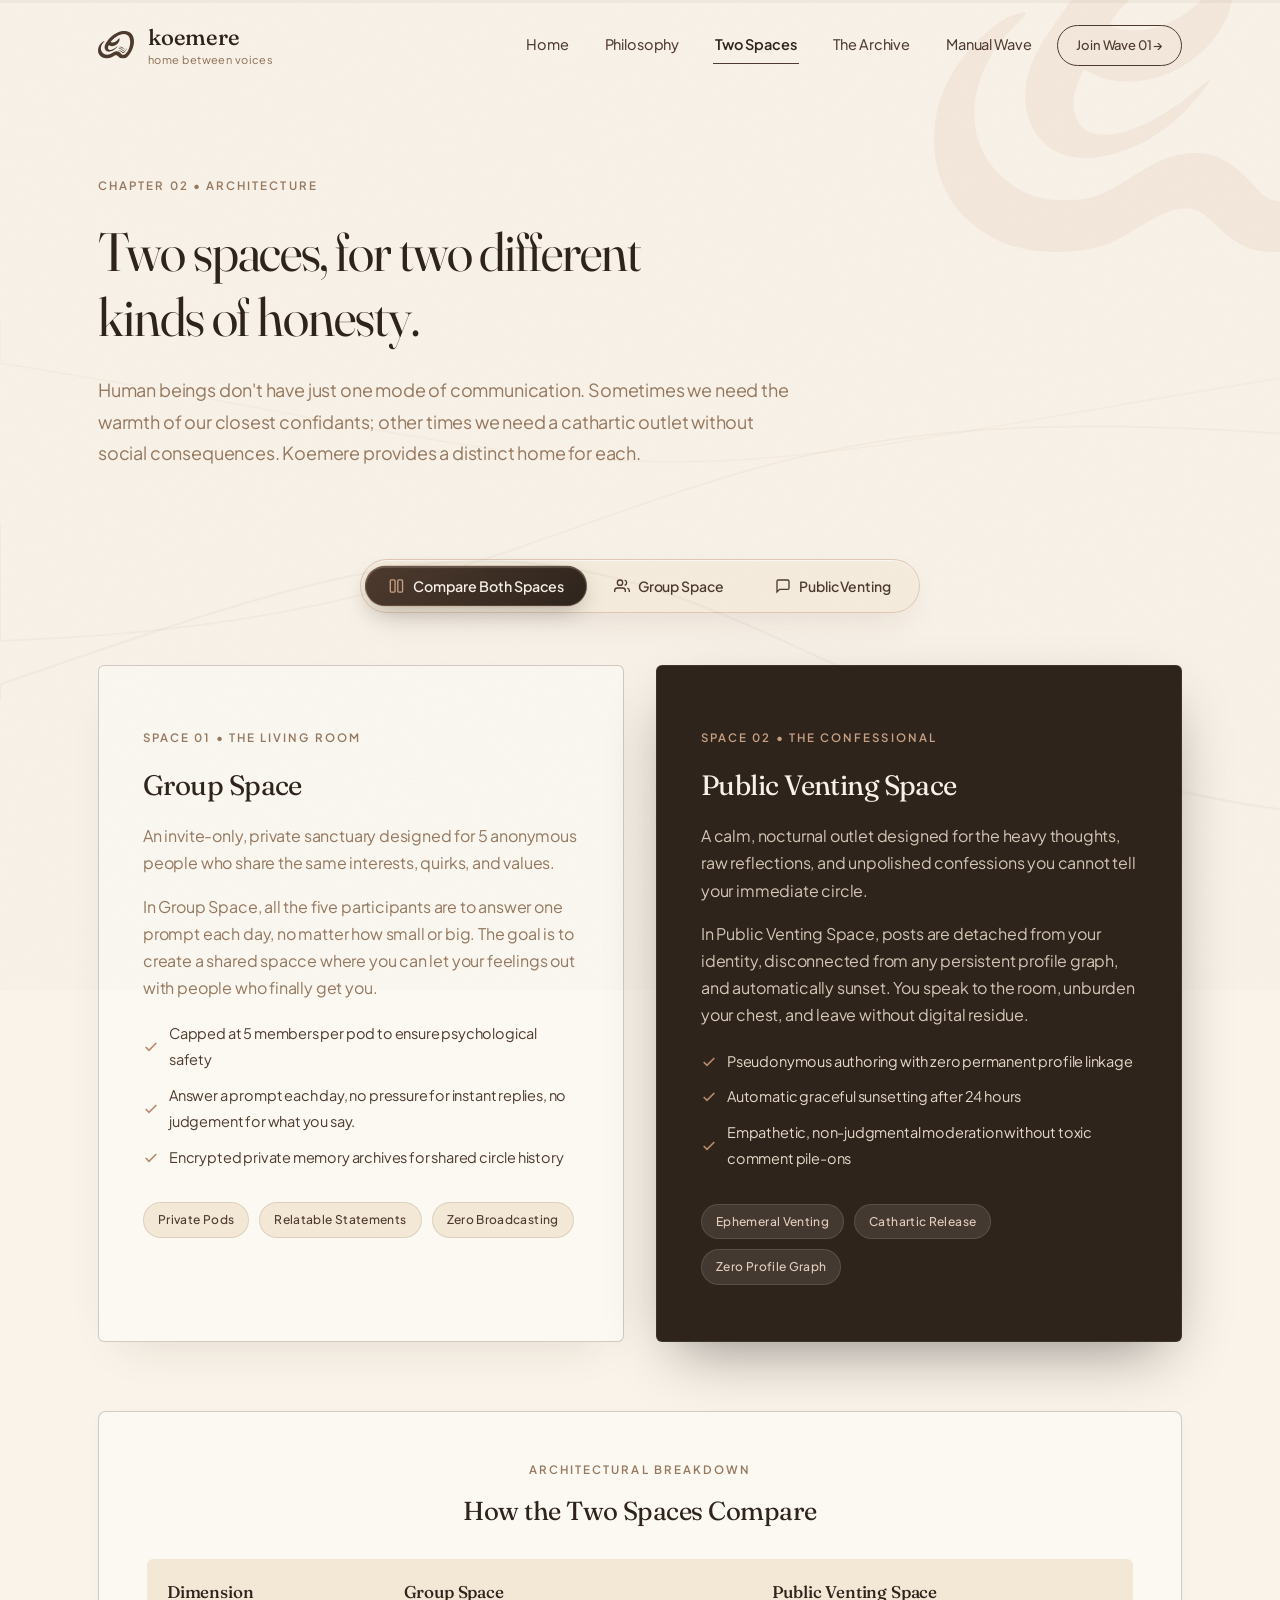
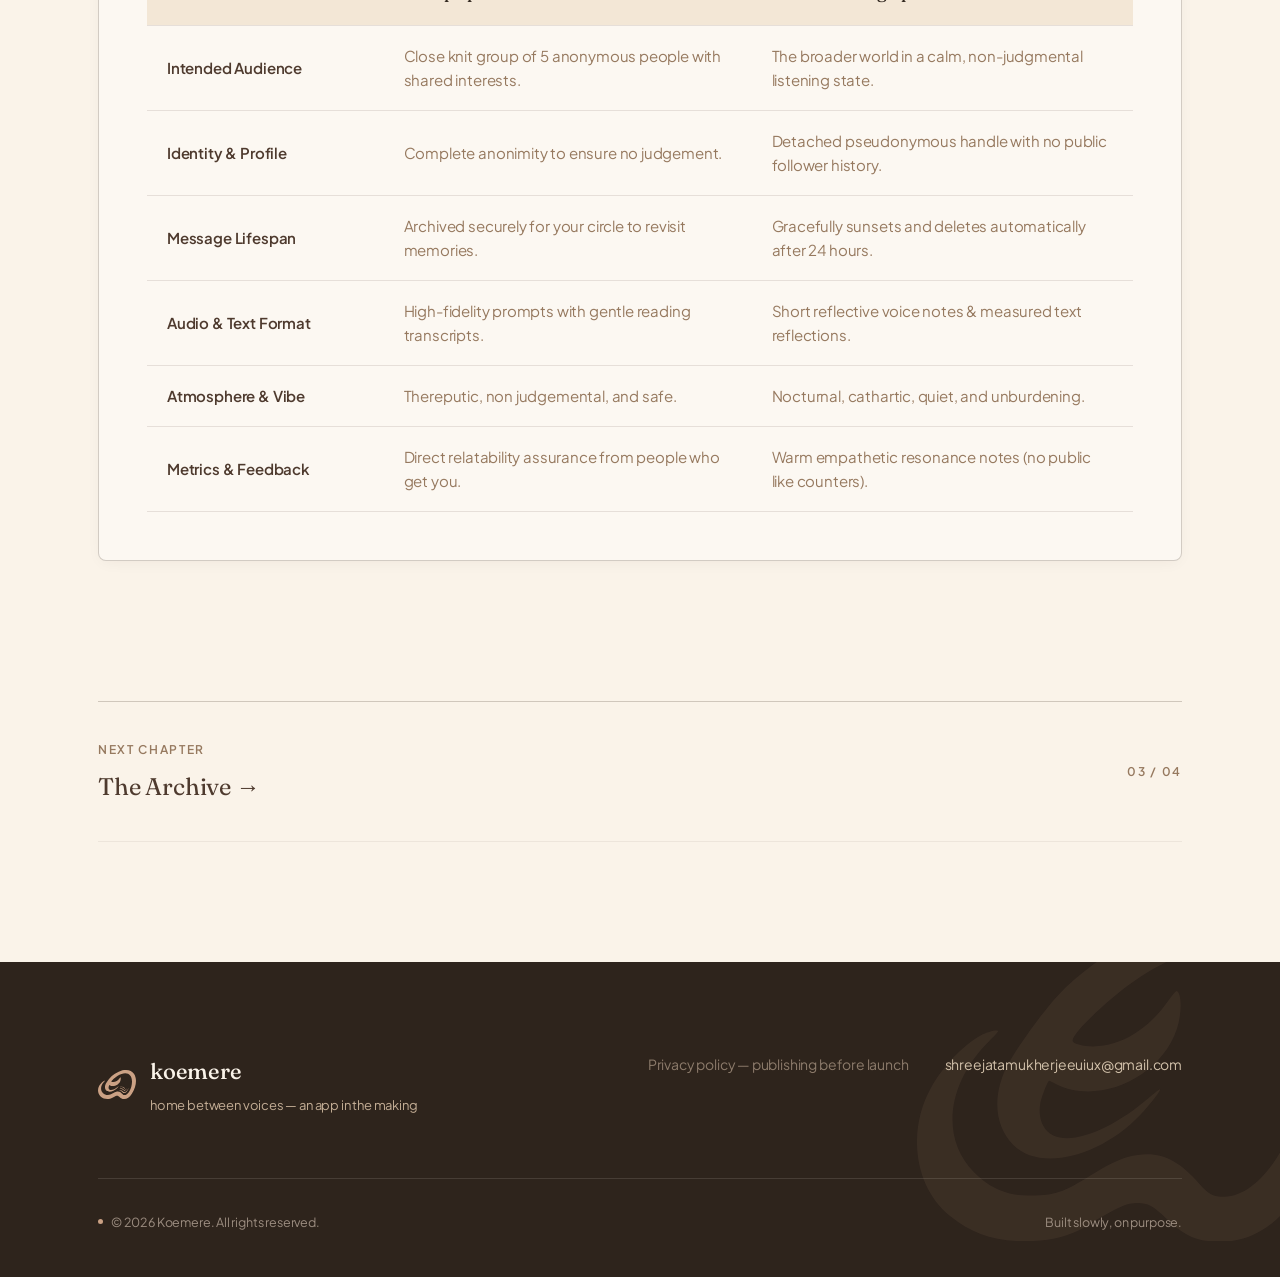
<file: site/spaces.html>
<!DOCTYPE html>
<html lang="en">
<head>
<meta charset="UTF-8">
<meta name="viewport" content="width=device-width, initial-scale=1.0">
<meta name="description" content="Discover Koemere's two distinct spaces — Group Space for private intimate circles, and Public Venting Space for unburdening your mind without digital baggage.">
<title>Two Spaces — Koemere</title>
<link rel="preconnect" href="https://fonts.googleapis.com">
<link rel="preconnect" href="https://fonts.gstatic.com" crossorigin>
<link href="https://fonts.googleapis.com/css2?family=Fraunces:ital,opsz,wght@0,9..144,300..600;1,9..144,300..600&family=Plus+Jakarta+Sans:wght@300;400;500;600&display=swap" rel="stylesheet">
<link rel="icon" type="image/svg+xml" href="data:image/svg+xml,%3Csvg xmlns='http://www.w3.org/2000/svg' viewBox='0 0 385 294'%3E%3Cpath fill='%234E3A2E' d='M2825 3099 c-426 -54 -1070 -406 -1413 -774 -134 -144 -371 -474 -445 -620 -129 -257 -108 -519 54 -684 232 -236 757 -113 1115 262 79 81 181 214 172 222 -3 3 -40 -26 -84 -63 -331 -286 -674 -423 -850 -341 -90 43 -137 155 -115 277 10 57 66 202 78 202 2 0 30 -14 63 -30 371 -187 914 61 1054 481 46 136 45 321 -1 336 -6 2 -35 -31 -64 -74 -174 -259 -425 -414 -669 -412 -84 0 -169 22 -177 45 -19 59 339 399 597 566 925 601 1615 218 1465 -814 -89 -612 -420 -1114 -735 -1113 -97 1 -139 22 -217 112 -204 237 -375 302 -628 237 -77 -20 -179 -71 -334 -168 -226 -143 -307 -170 -506 -171 -215 0 -357 57 -506 205 -294 292 -238 781 130 1145 45 44 81 84 81 89 0 18 -95 -5 -149 -35 -161 -91 -334 -272 -438 -459 -214 -385 -142 -875 164 -1122 196 -158 384 -222 658 -222 208 0 381 41 520 123 309 184 369 211 470 211 86 0 134 -26 245 -133 162 -155 255 -198 446 -205 315 -11 548 146 807 543 469 721 552 1518 209 2022 -189 278 -568 416 -997 362z' transform='translate(-18,311) scale(0.1,-0.1)'/%3E%3C/svg%3E">
<link rel="stylesheet" href="assets/style.css">

<svg width="0" height="0" style="position:absolute" aria-hidden="true">
  <defs>
    <symbol id="mark-full" viewBox="0 0 385.170327 293.858106">
      <g transform="translate(-18.022020,311.022286) scale(0.1,-0.1)">
        <path d="M2825 3099 c-426 -54 -1070 -406 -1413 -774 -134 -144 -371 -474
        -445 -620 -129 -257 -108 -519 54 -684 232 -236 757 -113 1115 262 79 81 181
        214 172 222 -3 3 -40 -26 -84 -63 -331 -286 -674 -423 -850 -341 -90 43 -137
        155 -115 277 10 57 66 202 78 202 2 0 30 -14 63 -30 371 -187 914 61 1054 481
        46 136 45 321 -1 336 -6 2 -35 -31 -64 -74 -174 -259 -425 -414 -669 -412 -84
        0 -169 22 -177 45 -19 59 339 399 597 566 925 601 1615 218 1465 -814 -89
        -612 -420 -1114 -735 -1113 -97 1 -139 22 -217 112 -204 237 -375 302 -628
        237 -77 -20 -179 -71 -334 -168 -226 -143 -307 -170 -506 -171 -215 0 -357 57
        -506 205 -294 292 -238 781 130 1145 45 44 81 84 81 89 0 18 -95 -5 -149 -35
        -161 -91 -334 -272 -438 -459 -214 -385 -142 -875 164 -1122 196 -158 384
        -222 658 -222 208 0 381 41 520 123 309 184 369 211 470 211 86 0 134 -26 245
        -133 162 -155 255 -198 446 -205 315 -11 548 146 807 543 469 721 552 1518
        209 2022 -189 278 -568 416 -997 362z"/>
        <path d="M2453 1401 c-55 -26 -56 -42 -3 -29 98 25 294 -39 376 -123 43 -44
        63 -48 90 -18 19 21 19 22 -31 66 -89 79 -178 115 -293 120 -81 3 -104 1 -139
        -16z"/>
        <path d="M2407 1246 c-38 -14 -71 -36 -64 -43 3 -2 26 1 52 7 103 23 224 -25
        346 -137 69 -64 84 -73 117 -73 85 0 202 114 237 230 5 18 -8 8 -50 -38 -111
        -122 -170 -132 -271 -49 -126 105 -261 143 -367 103z"/>
        <path d="M3227 1190 c-98 -181 -243 -313 -355 -327 -61 -7 -95 8 -182 83 -116
        98 -253 149 -354 130 -43 -8 -48 -26 -8 -26 96 0 195 -52 312 -165 128 -122
        202 -143 315 -90 99 47 251 235 304 378 40 109 23 118 -32 17z"/>
      </g>
    </symbol>
    <symbol id="mark-contour" viewBox="0 0 385.170327 293.858106">
      <g transform="translate(-18.022020,311.022286) scale(0.1,-0.1)">
        <path d="M2825 3099 c-426 -54 -1070 -406 -1413 -774 -134 -144 -371 -474
        -445 -620 -129 -257 -108 -519 54 -684 232 -236 757 -113 1115 262 79 81 181
        214 172 222 -3 3 -40 -26 -84 -63 -331 -286 -674 -423 -850 -341 -90 43 -137
        155 -115 277 10 57 66 202 78 202 2 0 30 -14 63 -30 371 -187 914 61 1054 481
        46 136 45 321 -1 336 -6 2 -35 -31 -64 -74 -174 -259 -425 -414 -669 -412 -84
        0 -169 22 -177 45 -19 59 339 399 597 566 925 601 1615 218 1465 -814 -89
        -612 -420 -1114 -735 -1113 -97 1 -139 22 -217 112 -204 237 -375 302 -628
        237 -77 -20 -179 -71 -334 -168 -226 -143 -307 -170 -506 -171 -215 0 -357 57
        -506 205 -294 292 -238 781 130 1145 45 44 81 84 81 89 0 18 -95 -5 -149 -35
        -161 -91 -334 -272 -438 -459 -214 -385 -142 -875 164 -1122 196 -158 384
        -222 658 -222 208 0 381 41 520 123 309 184 369 211 470 211 86 0 134 -26 245
        -133 162 -155 255 -198 446 -205 315 -11 548 146 807 543 469 721 552 1518
        209 2022 -189 278 -568 416 -997 362z"/>
      </g>
    </symbol>
    <symbol id="wave-motif" viewBox="203 160 108 82">
      <g transform="translate(-18.022020,311.022286) scale(0.1,-0.1)">
        <path d="M2453 1401 c-55 -26 -56 -42 -3 -29 98 25 294 -39 376 -123 43 -44
        63 -48 90 -18 19 21 19 22 -31 66 -89 79 -178 115 -293 120 -81 3 -104 1 -139
        -16z"/>
        <path d="M2407 1246 c-38 -14 -71 -36 -64 -43 3 -2 26 1 52 7 103 23 224 -25
        346 -137 69 -64 84 -73 117 -73 85 0 202 114 237 230 5 18 -8 8 -50 -38 -111
        -122 -170 -132 -271 -49 -126 105 -261 143 -367 103z"/>
        <path d="M3227 1190 c-98 -181 -243 -313 -355 -327 -61 -7 -95 8 -182 83 -116
        98 -253 149 -354 130 -43 -8 -48 -26 -8 -26 96 0 195 -52 312 -165 128 -122
        202 -143 315 -90 99 47 251 235 304 378 40 109 23 118 -32 17z"/>
      </g>
    </symbol>
    <filter id="grain">
      <feTurbulence type="fractalNoise" baseFrequency="0.85" numOctaves="2" stitchTiles="stitch" result="noise"/>
      <feColorMatrix in="noise" type="matrix" values="0 0 0 0 0  0 0 0 0 0  0 0 0 0 0  0 0 0 0.02 0"/>
    </filter>
  </defs>
</svg>
</head>
<body>

<div class="scroll-progress-container">
  <div class="scroll-progress-bar"></div>
</div>

<div class="grain"></div>

<header>
  <div class="wrap nav-row">
    <a class="brand" href="index.html" aria-label="Koemere homepage">
      <svg class="mark" viewBox="0 0 385.170327 293.858106" aria-hidden="true"><use href="#mark-full" fill="currentColor"/></svg>
      <span class="brand-text">
        <span class="brand-name">koemere</span>
        <span class="brand-tag">home between voices</span>
      </span>
    </a>

    <div class="nav-actions">
      <nav class="main-nav" aria-label="Primary Navigation">
        <ul>
          <li><a href="index.html">Home</a></li>
          <li><a href="philosophy.html">Philosophy</a></li>
          <li><a href="spaces.html" class="active" aria-current="page">Two Spaces</a></li>
          <li><a href="archive.html">The Archive</a></li>
          <li><a href="manual-wave.html">Manual Wave</a></li>
        </ul>
      </nav>

      <a class="nav-cta" href="manual-wave.html">Join Wave 01 &rarr;</a>

      <button class="mobile-nav-toggle" type="button" aria-label="Toggle mobile menu" aria-expanded="false">
        <span class="burger-box">
          <span class="burger-line"></span>
          <span class="burger-line"></span>
          <span class="burger-line"></span>
        </span>
      </button>
    </div>
  </div>
</header>

<!-- Mobile Navigation Drawer -->
<div class="mobile-nav-drawer" aria-label="Mobile Navigation">
  <ul class="mobile-nav-links">
    <li><a href="index.html">Home</a></li>
    <li><a href="philosophy.html">Philosophy</a></li>
    <li><a href="spaces.html" class="active">Two Spaces</a></li>
    <li><a href="archive.html">The Archive</a></li>
    <li><a href="manual-wave.html">Manual Wave</a></li>
  </ul>
  <div class="mobile-drawer-footer">
    <span>koemere — home between voices</span>
    <span>shreejatamukherjeeuiux@gmail.com</span>
  </div>
</div>

<main>

  <section class="page-intro">
    <svg class="page-intro-watermark" viewBox="0 0 385.170327 293.858106" aria-hidden="true"><use href="#mark-contour" fill="currentColor"/></svg>
    <div class="wrap">
      <span class="label reveal in">Chapter 02 &bull; Architecture</span>
      <h1 class="reveal in">Two spaces, for two different kinds of honesty.</h1>
      <p class="dek reveal in">
        Human beings don't have just one mode of communication. Sometimes we need the warmth of our closest confidants; other times we need a cathartic outlet without social consequences. Koemere provides a distinct home for each.
      </p>
    </div>
  </section>

  <section class="spaces">
    <div class="wrap">
      
      <!-- Glassmorphic Space Filter Switcher -->
      <div class="spaces-interactive-bar reveal">
        <div class="space-tab-switch" role="tablist" aria-label="Spaces View Switcher">
          <button class="space-tab-btn active" data-filter="all" role="tab" aria-selected="true">
            <svg class="tab-icon" viewBox="0 0 24 24" fill="none" stroke="currentColor"><rect x="3" y="3" width="7" height="18" rx="1.5"/><rect x="14" y="3" width="7" height="18" rx="1.5"/></svg>
            <span>Compare Both Spaces</span>
          </button>
          <button class="space-tab-btn" data-filter="group" role="tab" aria-selected="false">
            <svg class="tab-icon" viewBox="0 0 24 24" fill="none" stroke="currentColor"><path d="M17 21v-2a4 4 0 0 0-4-4H5a4 4 0 0 0-4 4v2"/><circle cx="9" cy="7" r="4"/><path d="M23 21v-2a4 4 0 0 0-3-3.87"/><path d="M16 3.13a4 4 0 0 1 0 7.75"/></svg>
            <span>Group Space</span>
          </button>
          <button class="space-tab-btn" data-filter="public" role="tab" aria-selected="false">
            <svg class="tab-icon" viewBox="0 0 24 24" fill="none" stroke="currentColor"><path d="M21 15a2 2 0 0 1-2 2H7l-4 4V5a2 2 0 0 1 2-2h14a2 2 0 0 1 2 2z"/></svg>
            <span>Public Venting</span>
          </button>
        </div>
      </div>

      <!-- Detailed Cards for Both Spaces -->
      <div class="spaces-grid">
        <div class="space a reveal">
          <div>
            <span class="label">Space 01 &bull; The Living Room</span>
            <h3>Group Space</h3>
            <p>
              An invite-only, private sanctuary designed for 5 anonymous people who share the same interests, quirks, and values.
            </p>
            <p>
              In Group Space, all the five participants are to answer one prompt each day, no matter how small or big. The goal is to create a shared spacce where you can let your feelings out with people who finally get you. 
            </p>
            
            <ul class="space-features-list">
              <li>
                <svg class="space-check-icon" viewBox="0 0 24 24" fill="none" stroke="currentColor" stroke-width="2.5"><polyline points="20 6 9 17 4 12"/></svg>
                <span>Capped at 5 members per pod to ensure psychological safety</span>
              </li>
              <li>
                <svg class="space-check-icon" viewBox="0 0 24 24" fill="none" stroke="currentColor" stroke-width="2.5"><polyline points="20 6 9 17 4 12"/></svg>
                <span>Answer a prompt each day, no pressure for instant replies, no judgement for what you say.</span>
              </li>
              <li>
                <svg class="space-check-icon" viewBox="0 0 24 24" fill="none" stroke="currentColor" stroke-width="2.5"><polyline points="20 6 9 17 4 12"/></svg>
                <span>Encrypted private memory archives for shared circle history</span>
              </li>
            </ul>

            <div class="space-tags">
              <span class="space-pill">Private Pods</span>
              <span class="space-pill">Relatable Statements</span>
              <span class="space-pill">Zero Broadcasting</span>
            </div>
          </div>
          <svg class="wave-icon" viewBox="203 160 108 82" aria-hidden="true"><use href="#wave-motif" fill="currentColor"/></svg>
        </div>

        <div class="space b reveal delay-2">
          <div>
            <span class="label">Space 02 &bull; The Confessional</span>
            <h3>Public Venting Space</h3>
            <p>
              A calm, nocturnal outlet designed for the heavy thoughts, raw reflections, and unpolished confessions you cannot tell your immediate circle.
            </p>
            <p>
              In Public Venting Space, posts are detached from your identity, disconnected from any persistent profile graph, and automatically sunset. You speak to the room, unburden your chest, and leave without digital residue.
            </p>

            <ul class="space-features-list">
              <li>
                <svg class="space-check-icon" viewBox="0 0 24 24" fill="none" stroke="currentColor" stroke-width="2.5"><polyline points="20 6 9 17 4 12"/></svg>
                <span>Pseudonymous authoring with zero permanent profile linkage</span>
              </li>
              <li>
                <svg class="space-check-icon" viewBox="0 0 24 24" fill="none" stroke="currentColor" stroke-width="2.5"><polyline points="20 6 9 17 4 12"/></svg>
                <span>Automatic graceful sunsetting after 24 hours</span>
              </li>
              <li>
                <svg class="space-check-icon" viewBox="0 0 24 24" fill="none" stroke="currentColor" stroke-width="2.5"><polyline points="20 6 9 17 4 12"/></svg>
                <span>Empathetic, non-judgmental moderation without toxic comment pile-ons</span>
              </li>
            </ul>

            <div class="space-tags">
              <span class="space-pill">Ephemeral Venting</span>
              <span class="space-pill">Cathartic Release</span>
              <span class="space-pill">Zero Profile Graph</span>
            </div>
          </div>
          <svg class="wave-icon" viewBox="203 160 108 82" aria-hidden="true"><use href="#wave-motif" fill="currentColor"/></svg>
        </div>
      </div>

      <!-- Architectural Comparison Matrix Table -->
      <div class="comparison-wrap reveal">
        <span class="label" style="display:block;text-align:center;margin-bottom:8px;">Architectural Breakdown</span>
        <h3>How the Two Spaces Compare</h3>
        <table class="comparison-table">
          <thead>
            <tr>
              <th>Dimension</th>
              <th>Group Space</th>
              <th>Public Venting Space</th>
            </tr>
          </thead>
          <tbody>
            <tr>
              <td>Intended Audience</td>
              <td>Close knit group of 5 anonymous people with shared interests.</td>
              <td>The broader world in a calm, non-judgmental listening state.</td>
            </tr>
            <tr>
              <td>Identity & Profile</td>
              <td>Complete anonimity to ensure no judgement.</td>
              <td>Detached pseudonymous handle with no public follower history.</td>
            </tr>
            <tr>
              <td>Message Lifespan</td>
              <td>Archived securely for your circle to revisit memories.</td>
              <td>Gracefully sunsets and deletes automatically after 24 hours.</td>
            </tr>
            <tr>
              <td>Audio & Text Format</td>
              <td>High-fidelity prompts with gentle reading transcripts.</td>
              <td>Short reflective voice notes & measured text reflections.</td>
            </tr>
            <tr>
              <td>Atmosphere & Vibe</td>
              <td>Thereputic, non judgemental, and safe.</td>
              <td>Nocturnal, cathartic, quiet, and unburdening.</td>
            </tr>
            <tr>
              <td>Metrics & Feedback</td>
              <td>Direct relatability assurance from people who get you.</td>
              <td>Warm empathetic resonance notes (no public like counters).</td>
            </tr>
          </tbody>
        </table>
      </div>

    </div>
  </section>

  <section class="next-page">
    <div class="wrap">
      <a href="archive.html" class="reveal">
        <span>
          <span class="np-label">Next Chapter</span><br>
          <span class="np-title">The Archive &rarr;</span>
        </span>
        <span class="np-label">03 / 04</span>
      </a>
    </div>
  </section>

</main>

<footer>
  <svg class="foot-watermark" viewBox="0 0 385.170327 293.858106" aria-hidden="true"><use href="#mark-contour" fill="currentColor"/></svg>
  <div class="wrap">
    <div class="foot-top">
      <div class="foot-brand">
        <svg class="mark" viewBox="0 0 385.170327 293.858106" aria-hidden="true"><use href="#mark-full" fill="currentColor"/></svg>
        <div>
          <div class="foot-brand-name">koemere</div>
          <div class="foot-tag">home between voices — an app in the making</div>
        </div>
      </div>
      <div class="foot-links">
        <span class="disabled">Privacy policy — publishing before launch</span>
        <a href="mailto:shreejatamukherjeeuiux@gmail.com">shreejatamukherjeeuiux@gmail.com</a>
      </div>
    </div>
    <div class="foot-bottom">
      <div class="foot-meta-tag">
        <span class="foot-meta-dot"></span>
        <span>© 2026 Koemere. All rights reserved.</span>
      </div>
      <span>Built slowly, on purpose.</span>
    </div>
  </div>
</footer>

<button class="back-to-top" type="button" aria-label="Back to top of page">
  <svg viewBox="0 0 24 24" fill="none" stroke="currentColor"><path d="M18 15l-6-6-6 6"/></svg>
</button>

<script src="assets/site.js" defer></script>
</body>
</html>
</file>
<file: site/assets/style.css>
/* ==========================================================================
   KOEMERE — HOME BETWEEN VOICES
   Design System & Luxury Editorial Styling
   ========================================================================== */

/* ---------------- CSS Variables & Tokens ---------------- */
:root {
  /* Brand Palette */
  --cream:          #FAF3E9;
  --cream-deep:     #F3E7D6;
  --cream-light:    #FCF8F2;
  --cocoa:          #4E3A2E;
  --cocoa-dark:     #3B2A20;
  --cocoa-80:       rgba(78, 58, 46, 0.82);
  --cocoa-60:       rgba(78, 58, 46, 0.60);
  --cocoa-20:       rgba(78, 58, 46, 0.20);
  --cocoa-10:       rgba(78, 58, 46, 0.10);
  --cocoa-05:       rgba(78, 58, 46, 0.04);
  --taupe:          #96795F;
  --taupe-light:    #B8A089;
  --rose:           #CBA184;
  --rose-deep:      #B98B6D;
  --rose-light:     #E5CDBC;
  --rose-20:        rgba(203, 161, 132, 0.22);
  --rose-10:        rgba(203, 161, 132, 0.10);
  --charcoal:       #2E241C;
  --charcoal-deep:  #221A14;
  --charcoal-light: #3D3128;
  --charcoal-80:    rgba(46, 36, 28, 0.85);

  /* Hairlines & Borders */
  --hair:           rgba(78, 58, 46, 0.13);
  --hair-strong:    rgba(78, 58, 46, 0.24);
  --hair-light:     rgba(78, 58, 46, 0.07);
  --hair-dark:      rgba(250, 243, 233, 0.14);

  /* Elevation & Shadows */
  --shadow-sm:      0 4px 16px -4px rgba(46, 36, 28, 0.06);
  --shadow-md:      0 16px 36px -12px rgba(46, 36, 28, 0.10);
  --shadow-lg:      0 28px 60px -20px rgba(46, 36, 28, 0.16);
  --shadow-card:    0 20px 48px -24px rgba(46, 36, 28, 0.22);
  --shadow-dark:    0 24px 60px -20px rgba(0, 0, 0, 0.45);
  --shadow-modal:   0 32px 80px -16px rgba(46, 36, 28, 0.35);

  /* Timing & Easing Curves */
  --ease-out-expo:   cubic-bezier(0.16, 1, 0.3, 1);
  --ease-out-quart:  cubic-bezier(0.25, 1, 0.5, 1);
  --ease-in-out-subtle: cubic-bezier(0.4, 0, 0.2, 1);
  --ease-spring:     cubic-bezier(0.34, 1.56, 0.64, 1);

  /* Premium Typography Sizing */
  --font-serif: 'Fraunces', Georgia, serif;
  --font-sans: 'Plus Jakarta Sans', -apple-system, BlinkMacSystemFont, 'Segoe UI', Roboto, sans-serif;
}

/* ---------------- Reset & Base ---------------- */
*, *::before, *::after {
  box-sizing: border-box;
  margin: 0;
  padding: 0;
}

html {
  scroll-behavior: smooth;
  text-size-adjust: 100%;
  -webkit-text-size-adjust: 100%;
}

body {
  background-color: var(--cream);
  color: var(--cocoa);
  font-family: var(--font-sans);
  font-size: 16px;
  font-weight: 400;
  line-height: 1.78;
  letter-spacing: -0.011em;
  -webkit-font-smoothing: antialiased;
  -moz-osx-font-smoothing: grayscale;
  overflow-x: hidden;
  position: relative;
  min-height: 100vh;
}

::selection {
  background: var(--rose-20);
  color: var(--charcoal);
}

/* ---------------- Custom Scrollbar ---------------- */
::-webkit-scrollbar {
  width: 8px;
  height: 8px;
}
::-webkit-scrollbar-track {
  background: var(--cream);
}
::-webkit-scrollbar-thumb {
  background: var(--rose-light);
  border-radius: 4px;
  border: 2px solid var(--cream);
}
::-webkit-scrollbar-thumb:hover {
  background: var(--rose);
}

/* ---------------- Typography ---------------- */
h1, h2, h3, h4, blockquote {
  font-family: var(--font-serif);
  font-weight: 380;
  color: var(--cocoa);
  font-optical-sizing: auto;
  letter-spacing: -0.02em;
}

h1 { font-variation-settings: 'opsz' 144, 'wght' 380; }
h2 { font-variation-settings: 'opsz' 72, 'wght' 400; }
h3 { font-variation-settings: 'opsz' 36, 'wght' 420; }

a {
  color: inherit;
  text-decoration: none;
}

:focus-visible {
  outline: 2px solid var(--rose);
  outline-offset: 4px;
  border-radius: 2px;
}

/* ---------------- Layout Helpers ---------------- */
.wrap {
  max-width: 1180px;
  margin: 0 auto;
  padding: 0 48px;
  position: relative;
}

.wrap-narrow {
  max-width: 860px;
  margin: 0 auto;
  padding: 0 32px;
  position: relative;
}

@media (max-width: 768px) {
  .wrap, .wrap-narrow { padding: 0 24px; }
}

.label {
  display: inline-flex;
  align-items: center;
  gap: 8px;
  font-size: 11.5px;
  letter-spacing: 0.18em;
  text-transform: uppercase;
  color: var(--taupe);
  font-weight: 600;
  font-family: var(--font-sans);
}

.wave-icon {
  width: 52px;
  height: auto;
  color: var(--rose);
  display: block;
  transition: transform 0.6s var(--ease-out-expo), color 0.4s ease;
}

/* ---------------- Subtle Grain Texture ---------------- */
.grain {
  position: fixed;
  inset: 0;
  pointer-events: none;
  z-index: 999;
  filter: url(#grain);
  mix-blend-mode: multiply;
  opacity: 0.9;
}

/* ---------------- Interactive Ambient Wave Canvas ---------------- */
#ambient-wave-canvas {
  position: fixed;
  inset: 0;
  width: 100vw;
  height: 100vh;
  pointer-events: none;
  z-index: 1;
  opacity: 0.55;
  transition: opacity 1.2s ease;
}

/* ---------------- Top Scroll Progress Bar ---------------- */
.scroll-progress-container {
  position: fixed;
  top: 0;
  left: 0;
  width: 100%;
  height: 3px;
  z-index: 1001;
  background: rgba(78, 58, 46, 0.05);
}

.scroll-progress-bar {
  height: 100%;
  width: 0%;
  background: linear-gradient(90deg, var(--rose) 0%, var(--cocoa) 100%);
  transition: width 0.08s linear;
}

/* ---------------- Custom Ambient Cursor ---------------- */
.custom-cursor {
  position: fixed;
  top: 0;
  left: 0;
  width: 28px;
  height: 28px;
  border: 1px solid rgba(150, 121, 95, 0.4);
  border-radius: 50%;
  pointer-events: none;
  z-index: 9999;
  transform: translate(-50%, -50%);
  transition: width 0.35s var(--ease-out-expo),
              height 0.35s var(--ease-out-expo),
              border-color 0.3s ease,
              background-color 0.3s ease,
              opacity 0.3s ease;
  display: flex;
  align-items: center;
  justify-content: center;
  opacity: 0;
}

.custom-cursor-dot {
  position: fixed;
  top: 0;
  left: 0;
  width: 6px;
  height: 6px;
  background: var(--cocoa);
  border-radius: 50%;
  pointer-events: none;
  z-index: 10000;
  transform: translate(-50%, -50%);
  transition: transform 0.15s ease, opacity 0.3s ease;
  opacity: 0;
}

.custom-cursor-text {
  font-size: 10px;
  letter-spacing: 0.08em;
  text-transform: uppercase;
  color: var(--cream);
  font-weight: 600;
  opacity: 0;
  transition: opacity 0.25s ease;
  white-space: nowrap;
}

.custom-cursor.hovering-link {
  width: 48px;
  height: 48px;
  background: rgba(203, 161, 132, 0.15);
  border-color: var(--rose);
}

.custom-cursor.hovering-card {
  width: 64px;
  height: 64px;
  background: var(--cocoa);
  border-color: var(--cocoa);
}

.custom-cursor.hovering-card .custom-cursor-text {
  opacity: 1;
}

.custom-cursor.hovering-card + .custom-cursor-dot {
  opacity: 0;
}

@media (pointer: coarse) or (hover: none) {
  .custom-cursor, .custom-cursor-dot {
    display: none !important;
  }
}

/* ---------------- Enhanced Reveal-on-Scroll ---------------- */
.reveal {
  opacity: 0;
  transform: translateY(32px);
  filter: blur(6px);
  transition: opacity 1.2s cubic-bezier(0.16, 1, 0.3, 1),
              transform 1.2s cubic-bezier(0.16, 1, 0.3, 1),
              filter 1.2s cubic-bezier(0.16, 1, 0.3, 1);
  will-change: opacity, transform, filter;
}

.reveal.in {
  opacity: 1;
  transform: translateY(0);
  filter: blur(0);
}

.delay-1 { transition-delay: 0.1s; }
.delay-2 { transition-delay: 0.2s; }
.delay-3 { transition-delay: 0.3s; }
.delay-4 { transition-delay: 0.4s; }

/* Split Text Animation Elements */
.split-word {
  display: inline-block;
  overflow: hidden;
  vertical-align: top;
}

.split-word-inner {
  display: inline-block;
  transform: translateY(115%);
  opacity: 0;
  transition: transform 0.95s cubic-bezier(0.16, 1, 0.3, 1),
              opacity 0.8s ease;
}

.reveal.in .split-word-inner,
.in.split-text .split-word-inner {
  transform: translateY(0);
  opacity: 1;
}

@media (prefers-reduced-motion: reduce) {
  .reveal {
    opacity: 1 !important;
    transform: none !important;
    filter: none !important;
    transition: none !important;
  }
  .split-word-inner {
    transform: none !important;
    opacity: 1 !important;
    transition: none !important;
  }
  html { scroll-behavior: auto; }
}

/* ---------------- Header & Navigation ---------------- */
header {
  position: fixed;
  top: 0;
  left: 0;
  right: 0;
  z-index: 100;
  padding: 24px 0;
  transition: background-color 0.4s ease,
              padding 0.4s var(--ease-out-expo),
              box-shadow 0.4s ease,
              border-color 0.4s ease;
  border-bottom: 1px solid transparent;
}

header.scrolled {
  padding: 14px 0;
  background-color: rgba(250, 243, 233, 0.92);
  backdrop-filter: blur(20px);
  -webkit-backdrop-filter: blur(20px);
  border-bottom: 1px solid var(--hair);
  box-shadow: 0 10px 30px -10px rgba(46, 36, 28, 0.05);
}

.nav-row {
  display: flex;
  align-items: center;
  justify-content: space-between;
  gap: 20px;
}

/* Brand */
.brand {
  display: flex;
  align-items: center;
  gap: 14px;
  text-decoration: none;
  position: relative;
  z-index: 102;
}

.brand svg.mark {
  width: 36px;
  height: auto;
  color: var(--cocoa);
  flex-shrink: 0;
  transition: transform 0.6s var(--ease-spring), color 0.3s ease;
}

.brand:hover svg.mark {
  transform: scale(1.08) rotate(-4deg);
  color: var(--charcoal);
}

.brand-text {
  display: flex;
  flex-direction: column;
  line-height: 1.25;
}

.brand-name {
  font-family: var(--font-serif);
  font-size: 22px;
  letter-spacing: -0.01em;
  font-weight: 500;
  color: var(--charcoal);
  transition: color 0.3s ease;
}

.brand:hover .brand-name {
  color: var(--cocoa);
}

.brand-tag {
  font-size: 11px;
  letter-spacing: 0.04em;
  color: var(--taupe);
  margin-top: 1px;
  font-weight: 450;
}

@media (max-width: 540px) {
  .brand-tag { display: none; }
}

/* Nav Menu */
.nav-actions {
  display: flex;
  align-items: center;
  gap: 24px;
}

nav.main-nav {
  position: relative;
}

nav.main-nav ul {
  display: flex;
  align-items: center;
  gap: 32px;
  list-style: none;
  margin: 0;
  padding: 0;
  position: relative;
}

nav.main-nav a {
  text-decoration: none;
  font-size: 14.5px;
  letter-spacing: -0.01em;
  color: var(--cocoa);
  padding: 6px 2px;
  position: relative;
  transition: color 0.3s ease;
  font-weight: 450;
  display: inline-block;
}

nav.main-nav a::after {
  content: '';
  position: absolute;
  bottom: 0;
  left: 0;
  width: 100%;
  height: 1px;
  background-color: var(--cocoa);
  transform: scaleX(0);
  transform-origin: right;
  transition: transform 0.4s var(--ease-out-expo), background-color 0.3s ease;
}

nav.main-nav a:hover {
  color: var(--charcoal);
}

nav.main-nav a:hover::after {
  transform: scaleX(1);
  transform-origin: left;
  background-color: var(--rose);
}

nav.main-nav a.active {
  color: var(--charcoal);
  font-weight: 600;
}

nav.main-nav a.active::after {
  transform: scaleX(1);
  background-color: var(--cocoa);
}

/* Nav CTA Pill */
.nav-cta {
  display: inline-flex;
  align-items: center;
  padding: 8px 18px;
  border-radius: 100px;
  border: 1px solid var(--cocoa);
  font-size: 13px;
  font-weight: 500;
  color: var(--cocoa);
  background: transparent;
  cursor: pointer;
  transition: all 0.3s var(--ease-out-expo);
}

.nav-cta:hover {
  background: var(--cocoa);
  color: var(--cream);
  transform: translateY(-1px);
}

/* Mobile Nav Toggle */
.mobile-nav-toggle {
  display: none;
  background: none;
  border: none;
  cursor: pointer;
  padding: 8px;
  color: var(--cocoa);
  z-index: 102;
  position: relative;
}

.burger-box {
  width: 24px;
  height: 18px;
  position: relative;
  display: block;
}

.burger-line {
  position: absolute;
  left: 0;
  width: 100%;
  height: 1.5px;
  background: var(--cocoa);
  border-radius: 2px;
  transition: transform 0.35s var(--ease-out-expo), opacity 0.3s ease;
}

.burger-line:nth-child(1) { top: 0; }
.burger-line:nth-child(2) { top: 8px; }
.burger-line:nth-child(3) { top: 16px; }

.mobile-nav-toggle.open .burger-line:nth-child(1) {
  transform: translateY(8px) rotate(45deg);
}
.mobile-nav-toggle.open .burger-line:nth-child(2) {
  opacity: 0;
}
.mobile-nav-toggle.open .burger-line:nth-child(3) {
  transform: translateY(-8px) rotate(-45deg);
}

/* Mobile Overlay Drawer */
.mobile-nav-drawer {
  position: fixed;
  inset: 0;
  background: var(--cream);
  z-index: 99;
  display: flex;
  flex-direction: column;
  justify-content: center;
  padding: 80px 32px 40px;
  transform: translateY(-100%);
  opacity: 0;
  visibility: hidden;
  transition: transform 0.6s var(--ease-out-expo),
              opacity 0.4s ease,
              visibility 0.4s;
}

.mobile-nav-drawer.open {
  transform: translateY(0);
  opacity: 1;
  visibility: visible;
}

.mobile-nav-links {
  list-style: none;
  display: flex;
  flex-direction: column;
  gap: 20px;
  margin-bottom: 40px;
}

.mobile-nav-links a {
  font-family: var(--font-serif);
  font-size: 32px;
  color: var(--cocoa);
  text-decoration: none;
  display: block;
  opacity: 0;
  transform: translateY(20px);
  transition: opacity 0.4s ease, transform 0.4s var(--ease-out-expo), color 0.3s ease;
}

.mobile-nav-drawer.open .mobile-nav-links a {
  opacity: 1;
  transform: translateY(0);
}

.mobile-nav-drawer.open .mobile-nav-links li:nth-child(1) a { transition-delay: 0.15s; }
.mobile-nav-drawer.open .mobile-nav-links li:nth-child(2) a { transition-delay: 0.22s; }
.mobile-nav-drawer.open .mobile-nav-links li:nth-child(3) a { transition-delay: 0.29s; }
.mobile-nav-drawer.open .mobile-nav-links li:nth-child(4) a { transition-delay: 0.36s; }
.mobile-nav-drawer.open .mobile-nav-links li:nth-child(5) a { transition-delay: 0.43s; }

.mobile-nav-links a.active {
  color: var(--charcoal);
  font-style: italic;
}

.mobile-drawer-footer {
  border-top: 1px solid var(--hair);
  padding-top: 24px;
  font-size: 13px;
  color: var(--taupe);
  display: flex;
  flex-direction: column;
  gap: 12px;
}

@media (max-width: 860px) {
  nav.main-nav, .nav-cta { display: none; }
  .mobile-nav-toggle { display: block; }
}

/* ---------------- Home Hero ---------------- */
.hero {
  position: relative;
  min-height: 90vh;
  display: flex;
  align-items: center;
  overflow: hidden;
  padding: 120px 0 60px;
}

.hero-watermark-wrap {
  position: absolute;
  top: -12%;
  right: -20%;
  width: 78vw;
  max-width: 1100px;
  z-index: 0;
  pointer-events: none;
  opacity: 0.16;
}

.hero-watermark {
  display: block;
  width: 100%;
  height: auto;
  color: var(--rose);
  animation: watermarkBreathe 14s ease-in-out infinite;
  transform-origin: center center;
}

@keyframes watermarkBreathe {
  0%, 100% {
    transform: scale(1) rotate(0deg);
  }
  50% {
    transform: scale(1.04) rotate(1.4deg);
  }
}

.hero-content {
  position: relative;
  z-index: 2;
  padding: 40px 0;
  max-width: 780px;
}

.badge {
  display: inline-flex;
  align-items: center;
  gap: 9px;
  padding: 8px 18px 8px 14px;
  border: 1px solid var(--hair-strong);
  border-radius: 100px;
  font-size: 12.5px;
  font-weight: 500;
  color: var(--cocoa);
  background: rgba(250, 243, 233, 0.75);
  backdrop-filter: blur(8px);
  margin-bottom: 28px;
  box-shadow: var(--shadow-sm);
  transition: all 0.3s var(--ease-out-expo);
}

.badge:hover {
  border-color: var(--rose);
  transform: translateY(-1px);
  box-shadow: var(--shadow-md);
}

.badge-dot {
  width: 7px;
  height: 7px;
  border-radius: 50%;
  background: var(--rose);
  flex-shrink: 0;
  position: relative;
}

.badge-dot::after {
  content: '';
  position: absolute;
  inset: -3px;
  border-radius: 50%;
  background: var(--rose);
  opacity: 0.4;
  animation: pulseDot 2.4s ease-out infinite;
}

@keyframes pulseDot {
  0% { transform: scale(0.8); opacity: 0.6; }
  100% { transform: scale(2.2); opacity: 0; }
}

.hero h1 {
  font-size: clamp(38px, 5.2vw, 62px);
  line-height: 1.16;
  letter-spacing: -0.025em;
  font-weight: 380;
  max-width: 17ch;
  color: var(--charcoal);
}

.hero h1 em {
  font-style: italic;
  font-weight: 400;
  color: var(--taupe);
  position: relative;
}

.hero-sub {
  margin-top: 28px;
  font-size: 18.5px;
  line-height: 1.75;
  color: var(--taupe);
  max-width: 52ch;
  font-weight: 400;
}

.cta-row {
  margin-top: 44px;
  display: flex;
  align-items: center;
  flex-wrap: wrap;
  gap: 18px;
}

/* ---------------- Business Mission Section (Home) ---------------- */
.mission-section {
  padding: 80px 0 100px;
  position: relative;
  z-index: 2;
  border-top: 1px solid var(--hair);
  border-bottom: 1px solid var(--hair);
  background: rgba(243, 231, 214, 0.4);
}

.mission-grid {
  display: grid;
  grid-template-columns: 1fr 1.2fr;
  gap: 60px;
  align-items: start;
}

.mission-lead h2 {
  font-size: clamp(28px, 3.2vw, 42px);
  line-height: 1.25;
  color: var(--charcoal);
}

.mission-lead h2 em {
  font-style: italic;
  color: var(--rose-deep);
}

.mission-lead p {
  margin-top: 20px;
  font-size: 17px;
  line-height: 1.75;
  color: var(--taupe);
}

.mission-pillars {
  display: grid;
  grid-template-columns: 1fr 1fr;
  gap: 28px;
}

.pillar-card {
  background: var(--cream);
  border: 1px solid var(--hair-strong);
  border-radius: 6px;
  padding: 28px 24px;
  box-shadow: var(--shadow-sm);
  transition: transform 0.4s var(--ease-out-expo), box-shadow 0.4s ease;
}

.pillar-card:hover {
  transform: translateY(-4px);
  box-shadow: var(--shadow-md);
  border-color: var(--rose);
}

.pillar-card .label {
  margin-bottom: 12px;
  color: var(--rose-deep);
}

.pillar-card h4 {
  font-family: var(--font-serif);
  font-size: 19px;
  color: var(--charcoal);
  margin-bottom: 8px;
}

.pillar-card p {
  font-size: 14px;
  line-height: 1.65;
  color: var(--taupe);
}

@media (max-width: 900px) {
  .mission-grid { grid-template-columns: 1fr; gap: 40px; }
  .mission-pillars { grid-template-columns: 1fr; }
}

/* ---------------- Buttons ---------------- */
.btn {
  display: inline-flex;
  align-items: center;
  justify-content: center;
  gap: 10px;
  padding: 15px 32px;
  border-radius: 100px;
  border: 1px solid var(--cocoa);
  color: var(--cocoa);
  background: transparent;
  text-decoration: none;
  font-size: 14.5px;
  font-weight: 500;
  letter-spacing: -0.01em;
  cursor: pointer;
  position: relative;
  overflow: hidden;
  transition: background-color 0.4s var(--ease-out-expo),
              color 0.4s var(--ease-out-expo),
              border-color 0.4s var(--ease-out-expo),
              transform 0.4s var(--ease-spring),
              box-shadow 0.4s var(--ease-out-expo);
  box-shadow: 0 4px 12px -2px rgba(46, 36, 28, 0.06);
}

.btn::before {
  content: '';
  position: absolute;
  inset: 0;
  background: var(--cocoa);
  transform: translateY(100%);
  transition: transform 0.4s var(--ease-out-expo);
  z-index: 0;
}

.btn > * {
  position: relative;
  z-index: 1;
}

.btn:hover {
  color: var(--cream);
  border-color: var(--cocoa);
  transform: translateY(-2px);
  box-shadow: 0 12px 28px -6px rgba(46, 36, 28, 0.18);
}

.btn:hover::before {
  transform: translateY(0);
}

.btn-solid {
  background: var(--cocoa);
  color: var(--cream) !important;
  border-color: var(--cocoa);
}

.btn-solid::before {
  background: var(--charcoal);
}

.btn-solid:hover {
  background: var(--charcoal);
  border-color: var(--charcoal);
  transform: translateY(-2px);
  box-shadow: 0 12px 28px -6px rgba(46, 36, 28, 0.28);
}

.btn-secondary {
  border-color: var(--hair-strong);
  color: var(--cocoa);
  background: rgba(250, 243, 233, 0.5);
}

.btn-secondary:hover {
  border-color: var(--cocoa);
  background: var(--cream-deep);
  color: var(--charcoal);
}

.btn-secondary::before {
  background: var(--cream-deep);
}

.btn-secondary:hover > * {
  color: var(--charcoal);
}

/* ---------------- Explore Teaser Grid (Home) ---------------- */
.explore {
  padding: 90px 0 140px;
  position: relative;
  z-index: 2;
}

.explore-head {
  margin-bottom: 50px;
  display: flex;
  align-items: baseline;
  justify-content: space-between;
  border-bottom: 1px solid var(--hair);
  padding-bottom: 18px;
}

.explore-grid {
  display: grid;
  grid-template-columns: repeat(4, 1fr);
  gap: 28px;
}

.explore-card {
  position: relative;
  background: rgba(250, 243, 233, 0.7);
  border: 1px solid var(--hair);
  border-radius: 6px;
  padding: 34px 28px;
  text-decoration: none;
  display: flex;
  flex-direction: column;
  justify-content: space-between;
  color: var(--cocoa);
  transition: transform 0.45s var(--ease-out-expo),
              box-shadow 0.45s var(--ease-out-expo),
              border-color 0.4s ease,
              background-color 0.4s ease;
  overflow: hidden;
  backdrop-filter: blur(8px);
}

.explore-card::before {
  content: '';
  position: absolute;
  inset: 0;
  background: radial-gradient(circle at var(--mx, 50%) var(--my, 50%), rgba(203, 161, 132, 0.12) 0%, transparent 70%);
  pointer-events: none;
  opacity: 0;
  transition: opacity 0.4s ease;
}

.explore-card:hover {
  transform: translateY(-5px);
  box-shadow: var(--shadow-card);
  border-color: rgba(203, 161, 132, 0.6);
  background-color: var(--cream-light);
}

.explore-card:hover::before {
  opacity: 1;
}

.explore-card .label {
  margin-bottom: 20px;
  font-size: 11px;
  letter-spacing: 0.18em;
  color: var(--taupe);
  transition: color 0.3s ease;
}

.explore-card:hover .label {
  color: var(--rose-deep);
}

.explore-card h3 {
  font-size: 22px;
  line-height: 1.3;
  margin-bottom: 12px;
  color: var(--charcoal);
  transition: color 0.3s ease, transform 0.3s ease;
}

.explore-card:hover h3 {
  color: var(--cocoa);
  transform: translateX(2px);
}

.explore-card p {
  font-size: 14.5px;
  color: var(--taupe);
  margin: 0;
  line-height: 1.65;
}

.explore-card-arrow {
  margin-top: 24px;
  display: inline-flex;
  align-items: center;
  gap: 6px;
  font-size: 12px;
  font-weight: 500;
  letter-spacing: 0.08em;
  text-transform: uppercase;
  color: var(--cocoa);
  opacity: 0.6;
  transform: translateX(0);
  transition: transform 0.35s var(--ease-spring), opacity 0.35s ease, color 0.3s ease;
}

.explore-card:hover .explore-card-arrow {
  opacity: 1;
  transform: translateX(4px);
  color: var(--rose-deep);
}

@media (max-width: 960px) {
  .explore-grid { grid-template-columns: 1fr 1fr; }
}

@media (max-width: 580px) {
  .explore-grid { grid-template-columns: 1fr; gap: 20px; }
  .explore { padding: 50px 0 100px; }
}

/* ---------------- Subpage Intro Block ---------------- */
.page-intro {
  padding: 170px 0 70px;
  position: relative;
  overflow: hidden;
}

.page-intro-watermark {
  position: absolute;
  top: -24%;
  right: -12%;
  width: 44vw;
  max-width: 500px;
  color: var(--rose);
  opacity: 0.12;
  pointer-events: none;
  transform-origin: center;
  animation: watermarkBreathe 18s ease-in-out infinite alternate;
}

.page-intro .label {
  margin-bottom: 24px;
  display: inline-block;
}

.page-intro h1 {
  font-size: clamp(34px, 4.4vw, 54px);
  line-height: 1.2;
  max-width: 18ch;
  color: var(--charcoal);
  font-weight: 380;
}

.page-intro .dek {
  margin-top: 24px;
  font-size: 18px;
  line-height: 1.75;
  color: var(--taupe);
  max-width: 54ch;
}

@media (max-width: 768px) {
  .page-intro { padding: 130px 0 50px; }
}

/* ---------------- Philosophy Page ---------------- */
.philosophy {
  padding: 20px 0 140px;
  position: relative;
}

.phil-grid {
  display: grid;
  grid-template-columns: 0.85fr 1.15fr;
  gap: 80px;
  align-items: start;
}

.phil-quote-col {
  padding-top: 10px;
  position: sticky;
  top: 120px;
}

.phil-quote-col .wave-icon {
  margin-bottom: 28px;
}

.phil-quote-col:hover .wave-icon {
  transform: rotate(6deg) scale(1.05);
  color: var(--rose-deep);
}

blockquote {
  font-size: clamp(26px, 2.8vw, 36px);
  line-height: 1.38;
  font-style: italic;
  font-weight: 380;
  max-width: 15ch;
  color: var(--charcoal);
}

.phil-body {
  padding-top: 20px;
}

.phil-body h3 {
  font-size: 24px;
  color: var(--charcoal);
  margin: 36px 0 16px;
  line-height: 1.3;
}

.phil-body p {
  font-size: 17.5px;
  line-height: 1.8;
  color: var(--taupe);
  margin: 0 0 24px;
}

.phil-body p:last-child {
  margin-bottom: 0;
}

.phil-body strong {
  color: var(--charcoal);
  font-weight: 600;
}

/* Manifesto Tenets Grid */
.manifesto-tenets {
  display: grid;
  grid-template-columns: 1fr 1fr;
  gap: 24px;
  margin: 40px 0;
}

.tenet-box {
  background: var(--cream-deep);
  border: 1px solid var(--hair-strong);
  border-radius: 6px;
  padding: 26px 22px;
}

.tenet-box .label {
  margin-bottom: 8px;
  color: var(--rose-deep);
}

.tenet-box h4 {
  font-family: var(--font-serif);
  font-size: 18px;
  color: var(--charcoal);
  margin-bottom: 8px;
}

.tenet-box p {
  font-size: 14.5px;
  line-height: 1.65;
  color: var(--taupe);
  margin: 0;
}

@media (max-width: 860px) {
  .phil-grid {
    grid-template-columns: 1fr;
    gap: 40px;
  }
  .phil-quote-col {
    position: static;
  }
  .manifesto-tenets {
    grid-template-columns: 1fr;
  }
}

/* ---------------- Two Spaces Page ---------------- */
.spaces {
  padding: 20px 0 140px;
  position: relative;
}

/* Glassmorphic Space Filter Switcher */
.spaces-interactive-bar {
  display: flex;
  justify-content: center;
  align-items: center;
  margin: 0 auto 52px;
}

.space-tab-switch {
  display: inline-flex;
  align-items: center;
  gap: 6px;
  background: rgba(243, 231, 214, 0.55);
  backdrop-filter: blur(18px);
  -webkit-backdrop-filter: blur(18px);
  border: 1px solid rgba(203, 161, 132, 0.45);
  border-radius: 100px;
  padding: 6px;
  box-shadow: 0 14px 38px -12px rgba(46, 36, 28, 0.12),
              inset 0 1px 1px rgba(255, 255, 255, 0.7);
}

.space-tab-btn {
  font-family: var(--font-sans);
  font-size: 14px;
  font-weight: 550;
  letter-spacing: -0.01em;
  color: var(--cocoa);
  background: transparent;
  border: 1px solid transparent;
  border-radius: 100px;
  padding: 10px 22px;
  cursor: pointer;
  display: inline-flex;
  align-items: center;
  gap: 8px;
  transition: all 0.35s var(--ease-out-expo);
  position: relative;
  user-select: none;
}

.space-tab-btn .tab-icon {
  width: 16px;
  height: 16px;
  stroke-width: 2;
  transition: transform 0.35s var(--ease-spring);
}

.space-tab-btn:hover:not(.active) {
  background: rgba(255, 255, 255, 0.45);
  border-color: rgba(203, 161, 132, 0.35);
  color: var(--charcoal);
  transform: translateY(-1px);
}

.space-tab-btn:hover .tab-icon {
  transform: scale(1.15);
}

.space-tab-btn.active {
  background: linear-gradient(135deg, #4E3A2E 0%, #2E241C 100%);
  color: var(--cream);
  border-color: rgba(203, 161, 132, 0.4);
  box-shadow: 0 8px 24px -6px rgba(46, 36, 28, 0.35),
              inset 0 1px 1px rgba(255, 255, 255, 0.22);
  transform: scale(1.02);
}

.space-tab-btn.active .tab-icon {
  color: var(--rose);
}

@media (max-width: 640px) {
  .space-tab-switch {
    flex-direction: column;
    width: 100%;
    border-radius: 16px;
    padding: 8px;
  }
  .space-tab-btn {
    width: 100%;
    justify-content: center;
    padding: 10px 16px;
  }
}

.spaces-grid {
  display: grid;
  grid-template-columns: 1fr 1fr;
  gap: 32px;
  margin-bottom: 70px;
}

.space {
  padding: 56px 44px;
  position: relative;
  border-radius: 6px;
  display: flex;
  flex-direction: column;
  justify-content: space-between;
  min-height: 480px;
  transition: transform 0.5s var(--ease-out-expo),
              box-shadow 0.5s var(--ease-out-expo),
              border-color 0.4s ease;
  overflow: hidden;
}

.space::before {
  content: '';
  position: absolute;
  inset: 0;
  pointer-events: none;
  opacity: 0;
  transition: opacity 0.4s ease;
}

.space.a {
  background: var(--cream-light);
  border: 1px solid var(--hair-strong);
  box-shadow: 0 20px 48px -24px rgba(46, 36, 28, 0.14);
}

.space.a::before {
  background: radial-gradient(circle at var(--mx, 50%) var(--my, 50%), rgba(203, 161, 132, 0.18) 0%, transparent 70%);
}

.space.a:hover {
  transform: translateY(-6px);
  box-shadow: 0 28px 64px -24px rgba(46, 36, 28, 0.22);
  border-color: rgba(203, 161, 132, 0.7);
}

.space.a:hover::before {
  opacity: 1;
}

.space.b {
  background: var(--charcoal);
  color: var(--cream);
  border: 1px solid rgba(250, 243, 233, 0.08);
  box-shadow: var(--shadow-dark);
}

.space.b::before {
  background: radial-gradient(circle at var(--mx, 50%) var(--my, 50%), rgba(203, 161, 132, 0.15) 0%, transparent 70%);
}

.space.b:hover {
  transform: translateY(-6px);
  box-shadow: 0 32px 70px -20px rgba(0, 0, 0, 0.65);
  border-color: rgba(203, 161, 132, 0.4);
}

.space.b:hover::before {
  opacity: 1;
}

.space .label {
  margin-bottom: 20px;
}

.space.b .label {
  color: var(--rose);
}

.space h3 {
  font-size: 28px;
  line-height: 1.28;
  margin-bottom: 18px;
  max-width: 16ch;
}

.space.a h3 {
  color: var(--charcoal);
}

.space.b h3 {
  color: var(--cream);
}

.space p {
  font-size: 16px;
  line-height: 1.7;
  color: var(--taupe);
  margin: 0 0 16px;
}

.space.b p {
  color: #D6C7B6;
}

.space-features-list {
  list-style: none;
  margin: 20px 0 0;
  padding: 0;
  display: flex;
  flex-direction: column;
  gap: 10px;
}

.space-features-list li {
  font-size: 14.5px;
  display: flex;
  align-items: center;
  gap: 10px;
}

.space.a .space-features-list li {
  color: var(--cocoa);
}

.space.b .space-features-list li {
  color: #E6D8C8;
}

.space-check-icon {
  width: 16px;
  height: 16px;
  flex-shrink: 0;
  color: var(--rose-deep);
}

/* Feature tags inside space cards */
.space-tags {
  margin-top: 32px;
  display: flex;
  flex-wrap: wrap;
  gap: 10px;
}

.space-pill {
  font-size: 12px;
  padding: 6px 14px;
  border-radius: 100px;
  font-weight: 500;
  letter-spacing: 0.03em;
}

.space.a .space-pill {
  background: var(--cream-deep);
  color: var(--cocoa);
  border: 1px solid var(--hair);
}

.space.b .space-pill {
  background: rgba(250, 243, 233, 0.1);
  color: var(--rose-light);
  border: 1px solid rgba(250, 243, 233, 0.12);
}

.space .wave-icon {
  position: absolute;
  bottom: 40px;
  right: 40px;
  width: 44px;
  opacity: 0.5;
  transition: transform 0.5s var(--ease-spring), opacity 0.4s ease;
}

.space:hover .wave-icon {
  opacity: 0.9;
  transform: scale(1.12) rotate(-5deg);
}

.space.b .wave-icon {
  color: var(--rose);
  opacity: 0.4;
}

.space.b:hover .wave-icon {
  opacity: 0.85;
}

/* Comparison Matrix Table */
.comparison-wrap {
  margin-top: 70px;
  background: var(--cream-light);
  border: 1px solid var(--hair-strong);
  border-radius: 8px;
  padding: 48px;
  box-shadow: var(--shadow-sm);
}

.comparison-wrap h3 {
  font-size: 26px;
  color: var(--charcoal);
  margin-bottom: 24px;
  text-align: center;
}

.comparison-table {
  width: 100%;
  border-collapse: collapse;
  margin-top: 20px;
  font-size: 15px;
}

.comparison-table th, .comparison-table td {
  padding: 18px 20px;
  text-align: left;
  border-bottom: 1px solid var(--hair);
}

.comparison-table th {
  font-family: var(--font-serif);
  font-weight: 500;
  font-size: 17px;
  color: var(--charcoal);
  background: var(--cream-deep);
}

.comparison-table th:first-child {
  border-top-left-radius: 6px;
}
.comparison-table th:last-child {
  border-top-right-radius: 6px;
}

.comparison-table td:first-child {
  font-weight: 600;
  color: var(--cocoa);
  width: 24%;
}

.comparison-table td {
  color: var(--taupe);
  line-height: 1.6;
}

@media (max-width: 860px) {
  .spaces-grid {
    grid-template-columns: 1fr;
    gap: 28px;
  }
  .space {
    padding: 44px 28px;
    min-height: auto;
  }
  .comparison-wrap {
    padding: 28px 18px;
    overflow-x: auto;
  }
}

/* ---------------- Archive Page ---------------- */
.archive {
  background: var(--cream-deep);
  padding: 60px 0 150px;
  position: relative;
  overflow: hidden;
}

.archive-watermark {
  position: absolute;
  left: -8%;
  bottom: -24%;
  width: 52vw;
  max-width: 660px;
  color: var(--rose);
  opacity: 0.12;
  pointer-events: none;
  transform-origin: center;
  animation: watermarkBreathe 16s ease-in-out infinite alternate;
}

.archive-intro-text {
  max-width: 720px;
  margin-bottom: 50px;
  font-size: 17.5px;
  line-height: 1.75;
  color: var(--taupe);
}

.clippings {
  display: grid;
  grid-template-columns: repeat(3, 1fr);
  gap: 32px;
  position: relative;
  z-index: 2;
}

.clip {
  background: var(--cream);
  border-radius: 6px;
  padding: 38px 32px 32px;
  box-shadow: 0 18px 44px -20px rgba(46, 36, 28, 0.25);
  border: 1px solid var(--hair-strong);
  position: relative;
  display: flex;
  flex-direction: column;
  justify-content: space-between;
  transition: transform 0.45s var(--ease-out-expo),
              box-shadow 0.45s var(--ease-out-expo),
              border-color 0.35s ease;
  min-height: 360px;
}

.clip:nth-child(1) { transform: rotate(-1deg); }
.clip:nth-child(2) { transform: rotate(0.8deg) translateY(12px); }
.clip:nth-child(3) { transform: rotate(-0.5deg); }

.clip:hover {
  transform: translateY(-8px) rotate(0deg) scale(1.02) !important;
  box-shadow: 0 28px 60px -20px rgba(46, 36, 28, 0.32);
  border-color: var(--rose);
  z-index: 10;
}

.clip-quote-mark {
  font-family: var(--font-serif);
  font-size: 48px;
  line-height: 1;
  color: var(--rose);
  opacity: 0.5;
  margin-bottom: -10px;
}

.clip p {
  font-family: var(--font-serif);
  font-style: italic;
  font-size: 18.5px;
  line-height: 1.55;
  margin: 0 0 16px;
  color: var(--charcoal);
  position: relative;
  z-index: 1;
}

.clip-context {
  font-size: 13.5px;
  line-height: 1.6;
  color: var(--taupe);
  margin-bottom: 20px;
  border-left: 2px solid var(--rose-20);
  padding-left: 12px;
}

.clip .clip-tag {
  font-size: 11px;
  letter-spacing: 0.12em;
  text-transform: uppercase;
  color: var(--taupe);
  font-weight: 600;
  margin-top: auto;
}

/* Archive Architecture Notes */
.archive-specs {
  margin-top: 80px;
  display: grid;
  grid-template-columns: repeat(3, 1fr);
  gap: 28px;
  position: relative;
  z-index: 2;
}

.spec-card {
  background: var(--cream);
  border: 1px solid var(--hair-strong);
  border-radius: 6px;
  padding: 30px 24px;
}

.spec-card .label {
  margin-bottom: 12px;
  color: var(--rose-deep);
}

.spec-card h4 {
  font-family: var(--font-serif);
  font-size: 18px;
  color: var(--charcoal);
  margin-bottom: 10px;
}

.spec-card p {
  font-size: 14px;
  line-height: 1.65;
  color: var(--taupe);
  margin: 0;
}

.archive-disclaimer {
  margin-top: 60px;
  font-size: 14px;
  line-height: 1.7;
  color: var(--taupe);
  font-style: italic;
  max-width: 60ch;
  position: relative;
  z-index: 1;
}

@media (max-width: 960px) {
  .clippings, .archive-specs { grid-template-columns: 1fr; gap: 24px; }
  .clip:nth-child(1), .clip:nth-child(2), .clip:nth-child(3) {
    transform: none !important;
  }
}

/* ---------------- Manual Wave Page ---------------- */
.manualwave {
  padding: 20px 0 100px;
  position: relative;
}

.mw-expect {
  display: grid;
  grid-template-columns: repeat(2, 1fr);
  gap: 32px 52px;
  margin: 50px 0 70px;
  padding-top: 48px;
  border-top: 1px solid var(--hair);
}

.mw-expect li {
  list-style: none;
  display: flex;
  gap: 18px;
  align-items: flex-start;
  padding: 16px 0;
  border-bottom: 1px solid var(--hair-light);
}

.mw-expect-icon-wrap {
  width: 38px;
  height: 38px;
  border-radius: 50%;
  background: var(--cream-deep);
  border: 1px solid var(--hair);
  display: flex;
  align-items: center;
  justify-content: center;
  flex-shrink: 0;
  color: var(--rose-deep);
  transition: transform 0.3s var(--ease-spring), background-color 0.3s ease;
}

.mw-expect li:hover .mw-expect-icon-wrap {
  transform: scale(1.12);
  background: var(--rose-20);
  color: var(--cocoa);
}

.mw-expect svg {
  width: 18px;
  height: 18px;
}

.mw-expect .mw-title {
  font-weight: 600;
  font-size: 16.5px;
  display: block;
  margin-bottom: 4px;
  color: var(--charcoal);
}

.mw-expect .mw-body {
  font-size: 14.5px;
  color: var(--taupe);
  display: block;
  line-height: 1.6;
}

.mw-expect ul {
  margin: 0;
  padding: 0;
  display: contents;
}

/* Roadmap Timeline */
.timeline-section {
  margin: 70px 0;
}

.timeline-section h3 {
  font-size: 26px;
  color: var(--charcoal);
  margin-bottom: 32px;
}

.timeline-grid {
  display: grid;
  grid-template-columns: repeat(3, 1fr);
  gap: 28px;
}

.timeline-card {
  background: var(--cream-light);
  border: 1px solid var(--hair-strong);
  border-radius: 6px;
  padding: 30px 24px;
  position: relative;
}

.timeline-card.active {
  border-color: var(--cocoa);
  box-shadow: var(--shadow-sm);
}

.timeline-card .label {
  margin-bottom: 10px;
  color: var(--rose-deep);
}

.timeline-card h4 {
  font-family: var(--font-serif);
  font-size: 19px;
  color: var(--charcoal);
  margin-bottom: 10px;
}

.timeline-card p {
  font-size: 14px;
  line-height: 1.65;
  color: var(--taupe);
  margin: 0;
}

/* FAQ Accordion / Cards */
.faq-section {
  margin: 80px 0;
}

.faq-section h3 {
  font-size: 26px;
  color: var(--charcoal);
  margin-bottom: 32px;
}

.faq-grid {
  display: grid;
  grid-template-columns: 1fr 1fr;
  gap: 24px;
}

.faq-item {
  background: var(--cream-deep);
  border: 1px solid var(--hair-strong);
  border-radius: 6px;
  padding: 26px;
}

.faq-item h4 {
  font-family: var(--font-serif);
  font-size: 18px;
  color: var(--charcoal);
  margin-bottom: 10px;
  line-height: 1.35;
}

.faq-item p {
  font-size: 14.5px;
  line-height: 1.65;
  color: var(--taupe);
  margin: 0;
}

/* Inline Form Panel (Manual Wave Page) */
.fw-panel {
  border: 1px solid var(--hair-strong);
  border-radius: 10px;
  background: var(--cream-light);
  padding: 60px 48px;
  position: relative;
  box-shadow: var(--shadow-md);
  margin-top: 60px;
}

.fw-panel .wave-icon {
  position: absolute;
  top: -24px;
  left: 48px;
  background: var(--cream);
  padding: 0 14px;
  border-radius: 100px;
}

.fw-panel-header {
  margin-bottom: 36px;
  text-align: left;
}

.fw-panel-header h2 {
  font-size: clamp(28px, 3.2vw, 36px);
  line-height: 1.25;
  color: var(--charcoal);
  margin-top: 8px;
}

.fw-panel-header p {
  font-size: 15px;
  color: var(--taupe);
  margin-top: 8px;
  max-width: 58ch;
}

/* Form Styling & Two-Column Grid */
.app-form {
  display: flex;
  flex-direction: column;
  gap: 22px;
}

.form-grid-2 {
  display: grid;
  grid-template-columns: 1fr 1fr;
  gap: 20px;
}

.form-group {
  display: flex;
  flex-direction: column;
  gap: 7px;
  text-align: left;
}

.form-group label {
  font-size: 13.5px;
  font-weight: 550;
  color: var(--cocoa);
  letter-spacing: -0.01em;
}

.form-group input,
.form-group textarea,
.form-group select {
  width: 100%;
  padding: 13px 16px;
  border-radius: 6px;
  border: 1px solid var(--hair-strong);
  background: var(--cream);
  color: var(--charcoal);
  font-family: var(--font-sans);
  font-size: 14.5px;
  transition: border-color 0.3s ease, box-shadow 0.3s ease, background-color 0.3s ease;
}

.form-group input:focus,
.form-group textarea:focus,
.form-group select:focus {
  border-color: var(--cocoa);
  background: #FFFFFF;
  box-shadow: 0 0 0 3px rgba(203, 161, 132, 0.25);
  outline: none;
}

.form-group textarea {
  resize: vertical;
  min-height: 80px;
}

/* Radio Chip Selector Groups */
.form-chip-group {
  display: flex;
  flex-wrap: wrap;
  gap: 10px;
  margin-top: 2px;
}

.form-chip-label {
  display: inline-flex;
  align-items: center;
  cursor: pointer;
  margin: 0;
}

.form-chip-label input[type="radio"] {
  display: none;
}

.form-chip-text {
  padding: 8px 16px;
  border-radius: 100px;
  background: var(--cream);
  border: 1px solid var(--hair-strong);
  font-size: 13px;
  font-weight: 500;
  color: var(--cocoa);
  transition: all 0.25s var(--ease-out-expo);
  user-select: none;
}

.form-chip-label input[type="radio"]:checked + .form-chip-text {
  background: var(--cocoa);
  color: var(--cream);
  border-color: var(--cocoa);
  box-shadow: var(--shadow-sm);
  transform: translateY(-1px);
}

.form-chip-text:hover {
  border-color: var(--rose-deep);
  color: var(--charcoal);
}

.form-submit-btn {
  width: 100%;
  margin-top: 10px;
  padding: 16px 28px;
  border-radius: 100px;
  background: var(--cocoa);
  color: var(--cream);
  border: 1px solid var(--cocoa);
  font-size: 15px;
  font-weight: 550;
  cursor: pointer;
  display: flex;
  align-items: center;
  justify-content: center;
  gap: 10px;
  transition: all 0.35s var(--ease-out-expo);
  box-shadow: var(--shadow-sm);
}

.form-submit-btn:hover {
  background: var(--charcoal);
  border-color: var(--charcoal);
  transform: translateY(-2px);
  box-shadow: var(--shadow-md);
}

.form-submit-btn:disabled {
  opacity: 0.65;
  cursor: not-allowed;
  transform: none;
}

/* Success Confirmation Card State */
.form-success-card {
  display: none;
  text-align: center;
  padding: 40px 16px;
}

.form-success-card.active {
  display: block;
}

.success-stamp {
  width: 68px;
  height: 68px;
  border-radius: 50%;
  background: var(--cream-deep);
  border: 2px solid var(--rose);
  color: var(--cocoa);
  display: flex;
  align-items: center;
  justify-content: center;
  margin: 0 auto 24px;
}

.success-stamp svg {
  width: 30px;
  height: 30px;
  stroke-width: 2.5;
}

.form-success-card h3 {
  font-size: 28px;
  color: var(--charcoal);
  margin-bottom: 12px;
}

.form-success-card p {
  font-size: 15.5px;
  line-height: 1.7;
  color: var(--taupe);
  max-width: 48ch;
  margin: 0 auto 28px;
}

/* ==========================================================================
   Bespoke In-App Application Modal (Implicit Google Form Integration)
   ========================================================================== */
.modal-overlay {
  position: fixed;
  inset: 0;
  background: rgba(46, 36, 28, 0.65);
  backdrop-filter: blur(12px);
  -webkit-backdrop-filter: blur(12px);
  z-index: 2000;
  display: flex;
  align-items: center;
  justify-content: center;
  padding: 24px;
  opacity: 0;
  visibility: hidden;
  transition: opacity 0.4s var(--ease-out-expo), visibility 0.4s;
}

.modal-overlay.open {
  opacity: 1;
  visibility: visible;
}

.modal-card {
  background: var(--cream);
  border: 1px solid var(--hair-strong);
  border-radius: 12px;
  max-width: 640px;
  width: 100%;
  padding: 48px 44px;
  position: relative;
  box-shadow: var(--shadow-modal);
  transform: translateY(24px) scale(0.97);
  transition: transform 0.45s var(--ease-spring), opacity 0.35s ease;
  max-height: 90vh;
  overflow-y: auto;
}

.modal-overlay.open .modal-card {
  transform: translateY(0) scale(1);
}

.modal-close-btn {
  position: absolute;
  top: 24px;
  right: 24px;
  width: 36px;
  height: 36px;
  border-radius: 50%;
  border: 1px solid var(--hair-strong);
  background: var(--cream-deep);
  color: var(--cocoa);
  display: flex;
  align-items: center;
  justify-content: center;
  cursor: pointer;
  transition: all 0.3s var(--ease-out-expo);
  font-size: 20px;
  line-height: 1;
}

.modal-close-btn:hover {
  background: var(--cocoa);
  color: var(--cream);
  transform: rotate(90deg);
}

.modal-header {
  margin-bottom: 28px;
}

.modal-header .label {
  margin-bottom: 8px;
  color: var(--rose-deep);
}

.modal-header h2 {
  font-size: 28px;
  color: var(--charcoal);
  line-height: 1.25;
}

.modal-header p {
  font-size: 14.5px;
  color: var(--taupe);
  margin-top: 8px;
  line-height: 1.6;
}

@media (max-width: 768px) {
  .fw-panel { padding: 44px 24px; }
  .form-grid-2 { grid-template-columns: 1fr; }
  .modal-card { padding: 36px 22px; }
  .timeline-grid, .faq-grid { grid-template-columns: 1fr; }
}

/* ---------------- Page-to-Page Wayfinding ---------------- */
.next-page {
  padding: 0 0 120px;
  position: relative;
  z-index: 2;
}

.next-page a {
  display: flex;
  justify-content: space-between;
  align-items: center;
  text-decoration: none;
  padding: 32px 0;
  border-top: 1px solid var(--hair-strong);
  border-bottom: 1px solid var(--hair-light);
  color: var(--cocoa);
  position: relative;
  transition: padding-left 0.4s var(--ease-out-expo), color 0.3s ease;
}

.next-page a::before {
  content: '';
  position: absolute;
  left: 0;
  top: 0;
  bottom: 0;
  width: 0;
  background: var(--rose-20);
  transition: width 0.4s var(--ease-out-expo);
  z-index: 0;
}

.next-page a > * {
  position: relative;
  z-index: 1;
}

.next-page a:hover {
  padding-left: 20px;
}

.next-page a:hover::before {
  width: 4px;
}

.next-page a:hover .np-title {
  color: var(--charcoal);
  transform: translateX(4px);
}

.np-label {
  font-size: 12px;
  letter-spacing: 0.14em;
  text-transform: uppercase;
  color: var(--taupe);
  font-weight: 600;
}

.np-title {
  font-family: var(--font-serif);
  font-size: 24px;
  color: var(--cocoa);
  transition: color 0.3s ease, transform 0.3s var(--ease-out-expo);
  display: inline-block;
  margin-top: 4px;
}

/* ---------------- Footer ---------------- */
footer {
  background: var(--charcoal);
  color: var(--cream);
  padding: 90px 0 44px;
  position: relative;
  overflow: hidden;
  z-index: 2;
}

.foot-watermark {
  position: absolute;
  right: -6%;
  top: -18%;
  width: 38vw;
  max-width: 440px;
  color: var(--rose);
  opacity: 0.08;
  pointer-events: none;
}

.foot-top {
  display: flex;
  justify-content: space-between;
  align-items: flex-start;
  gap: 40px;
  flex-wrap: wrap;
  position: relative;
  z-index: 1;
  padding-bottom: 60px;
  border-bottom: 1px solid rgba(250, 243, 233, 0.12);
}

.foot-brand {
  display: flex;
  align-items: center;
  gap: 14px;
}

.foot-brand svg.mark {
  width: 38px;
  height: auto;
  color: var(--rose);
}

.foot-brand-name {
  font-family: var(--font-serif);
  font-size: 22px;
  font-weight: 500;
  letter-spacing: -0.01em;
}

.foot-tag {
  font-size: 13px;
  color: #C3AD95;
  margin-top: 3px;
}

.foot-links {
  display: flex;
  gap: 36px;
  font-size: 14px;
  color: #D2C1AA;
  flex-wrap: wrap;
}

.foot-links .disabled {
  color: #8C7B6B;
}

.foot-links a {
  text-decoration: none;
  position: relative;
  transition: color 0.3s ease;
}

.foot-links a::after {
  content: '';
  position: absolute;
  bottom: -2px;
  left: 0;
  width: 100%;
  height: 1px;
  background: var(--rose);
  transform: scaleX(0);
  transform-origin: right;
  transition: transform 0.3s ease;
}

.foot-links a:hover {
  color: var(--rose);
}

.foot-links a:hover::after {
  transform: scaleX(1);
  transform-origin: left;
}

.foot-bottom {
  display: flex;
  justify-content: space-between;
  align-items: center;
  padding-top: 32px;
  font-size: 12.5px;
  color: #9C8D80;
  position: relative;
  z-index: 1;
  flex-wrap: wrap;
  gap: 12px;
}

.foot-meta-tag {
  display: inline-flex;
  align-items: center;
  gap: 8px;
}

.foot-meta-dot {
  width: 5px;
  height: 5px;
  border-radius: 50%;
  background: var(--rose);
}

/* ---------------- Back to Top Floating Pill ---------------- */
.back-to-top {
  position: fixed;
  bottom: 28px;
  right: 28px;
  width: 44px;
  height: 44px;
  border-radius: 50%;
  background: var(--cocoa);
  color: var(--cream);
  border: 1px solid var(--hair-strong);
  display: flex;
  align-items: center;
  justify-content: center;
  cursor: pointer;
  z-index: 90;
  opacity: 0;
  visibility: hidden;
  transform: translateY(16px);
  transition: all 0.4s var(--ease-spring);
  box-shadow: var(--shadow-md);
}

.back-to-top.visible {
  opacity: 1;
  visibility: visible;
  transform: translateY(0);
}

.back-to-top:hover {
  background: var(--charcoal);
  transform: translateY(-3px) scale(1.08);
  box-shadow: var(--shadow-lg);
}

.back-to-top svg {
  width: 18px;
  height: 18px;
  stroke-width: 2.5;
}

@media (max-width: 680px) {
  .foot-top { flex-direction: column; gap: 32px; }
  .foot-links { flex-direction: column; gap: 14px; }
  .back-to-top { bottom: 20px; right: 20px; width: 40px; height: 40px; }
}
</file>
